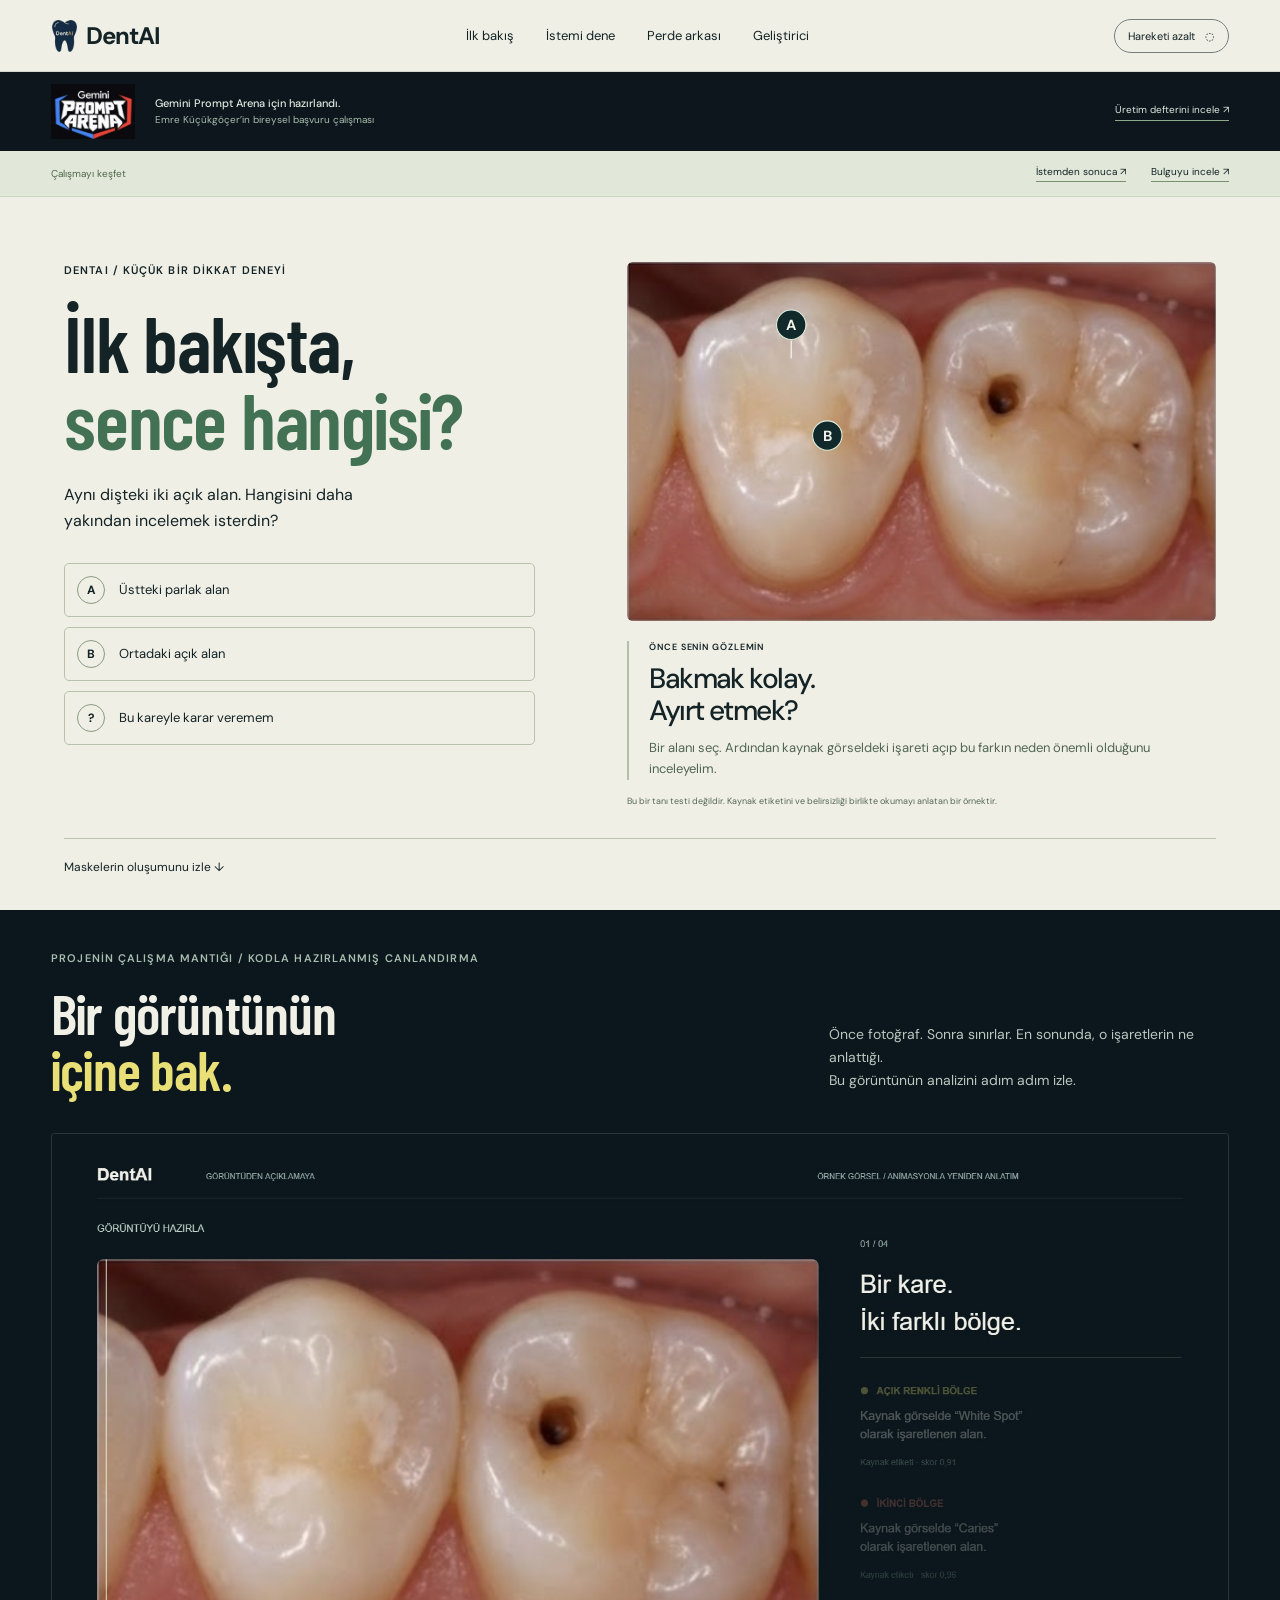
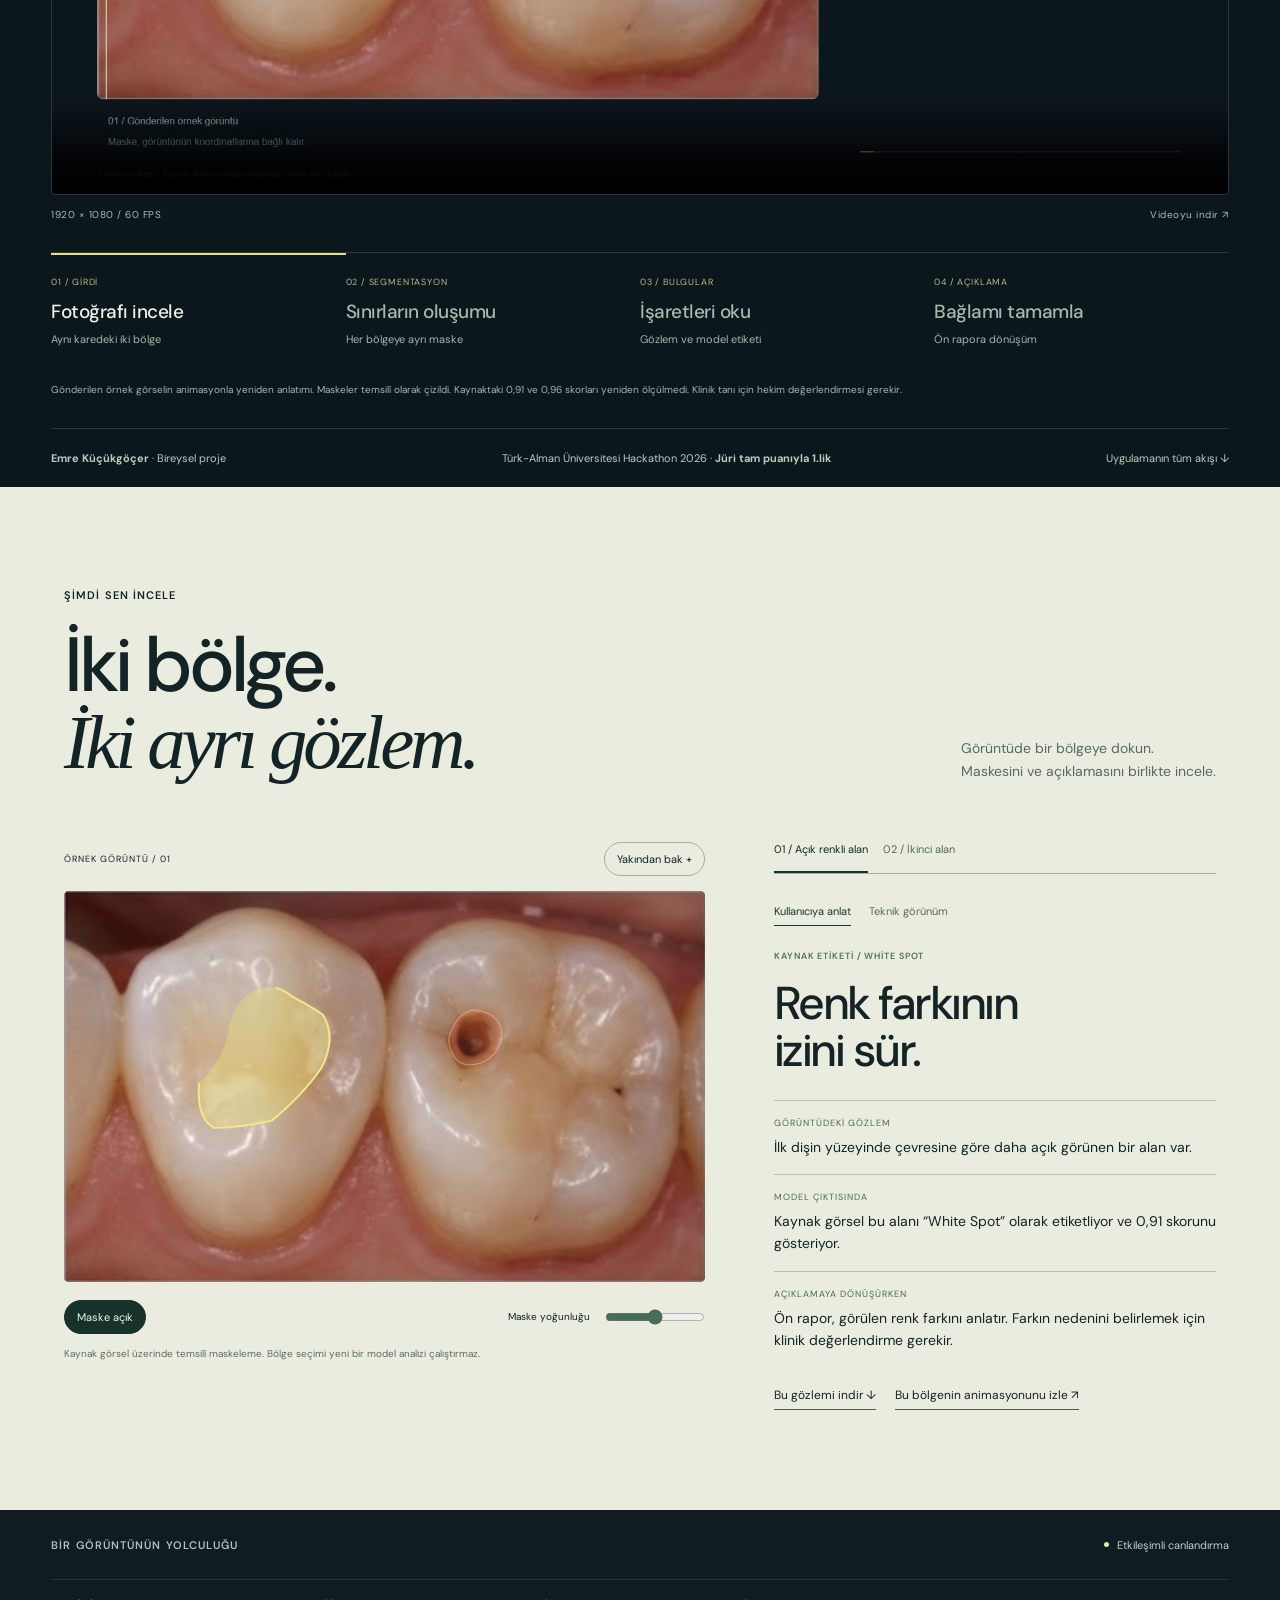
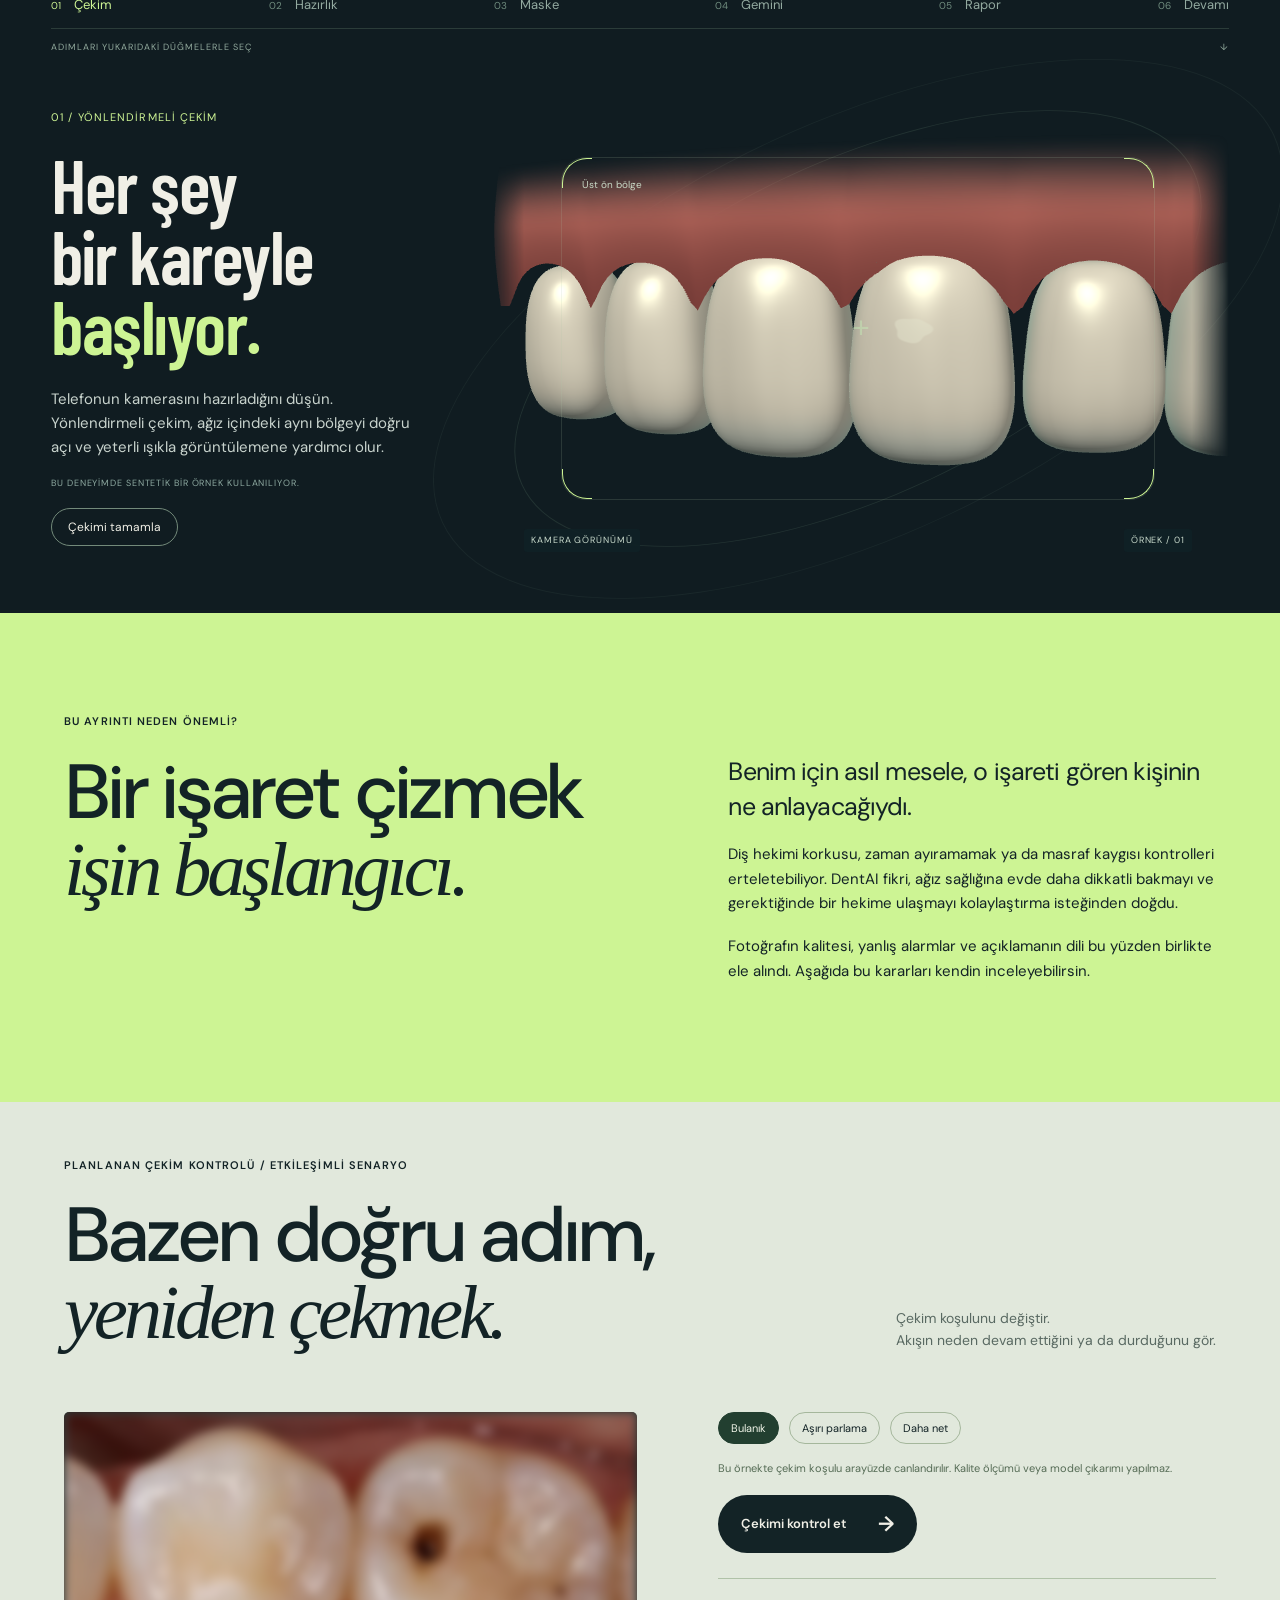
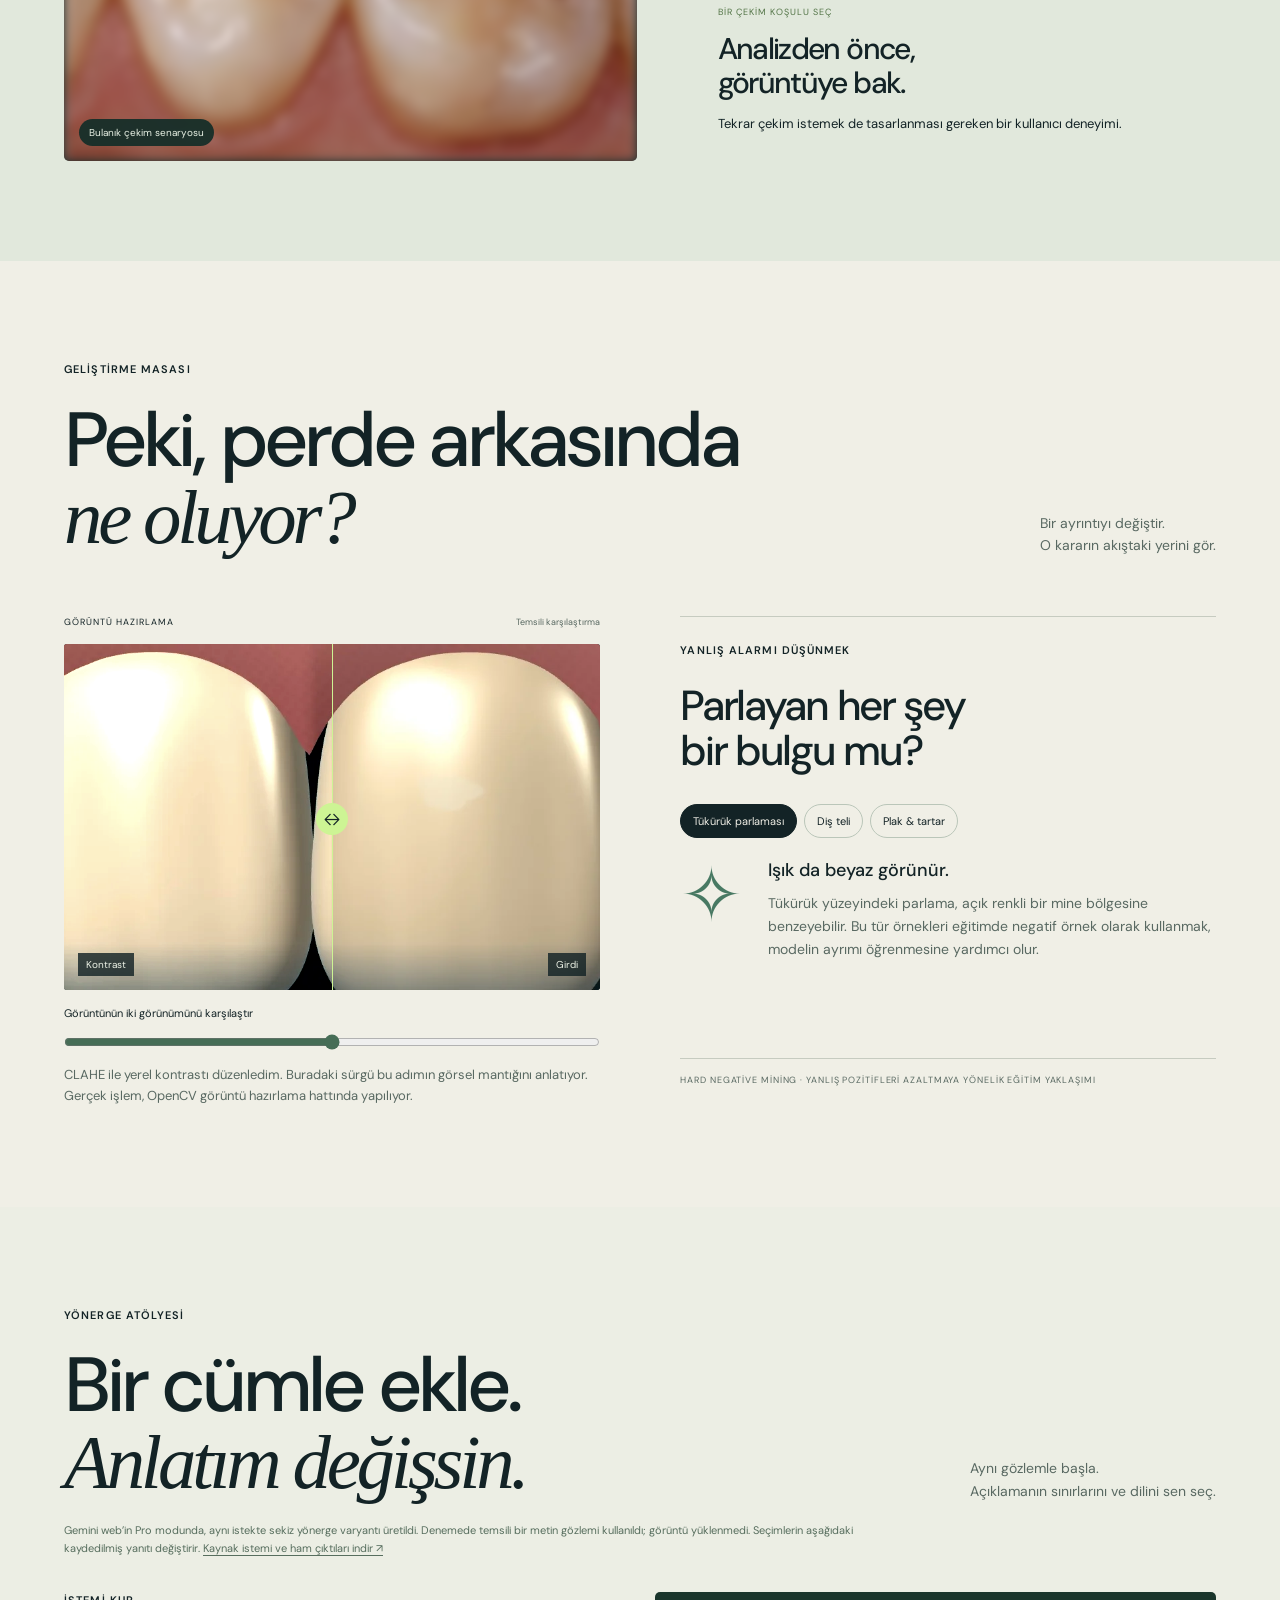
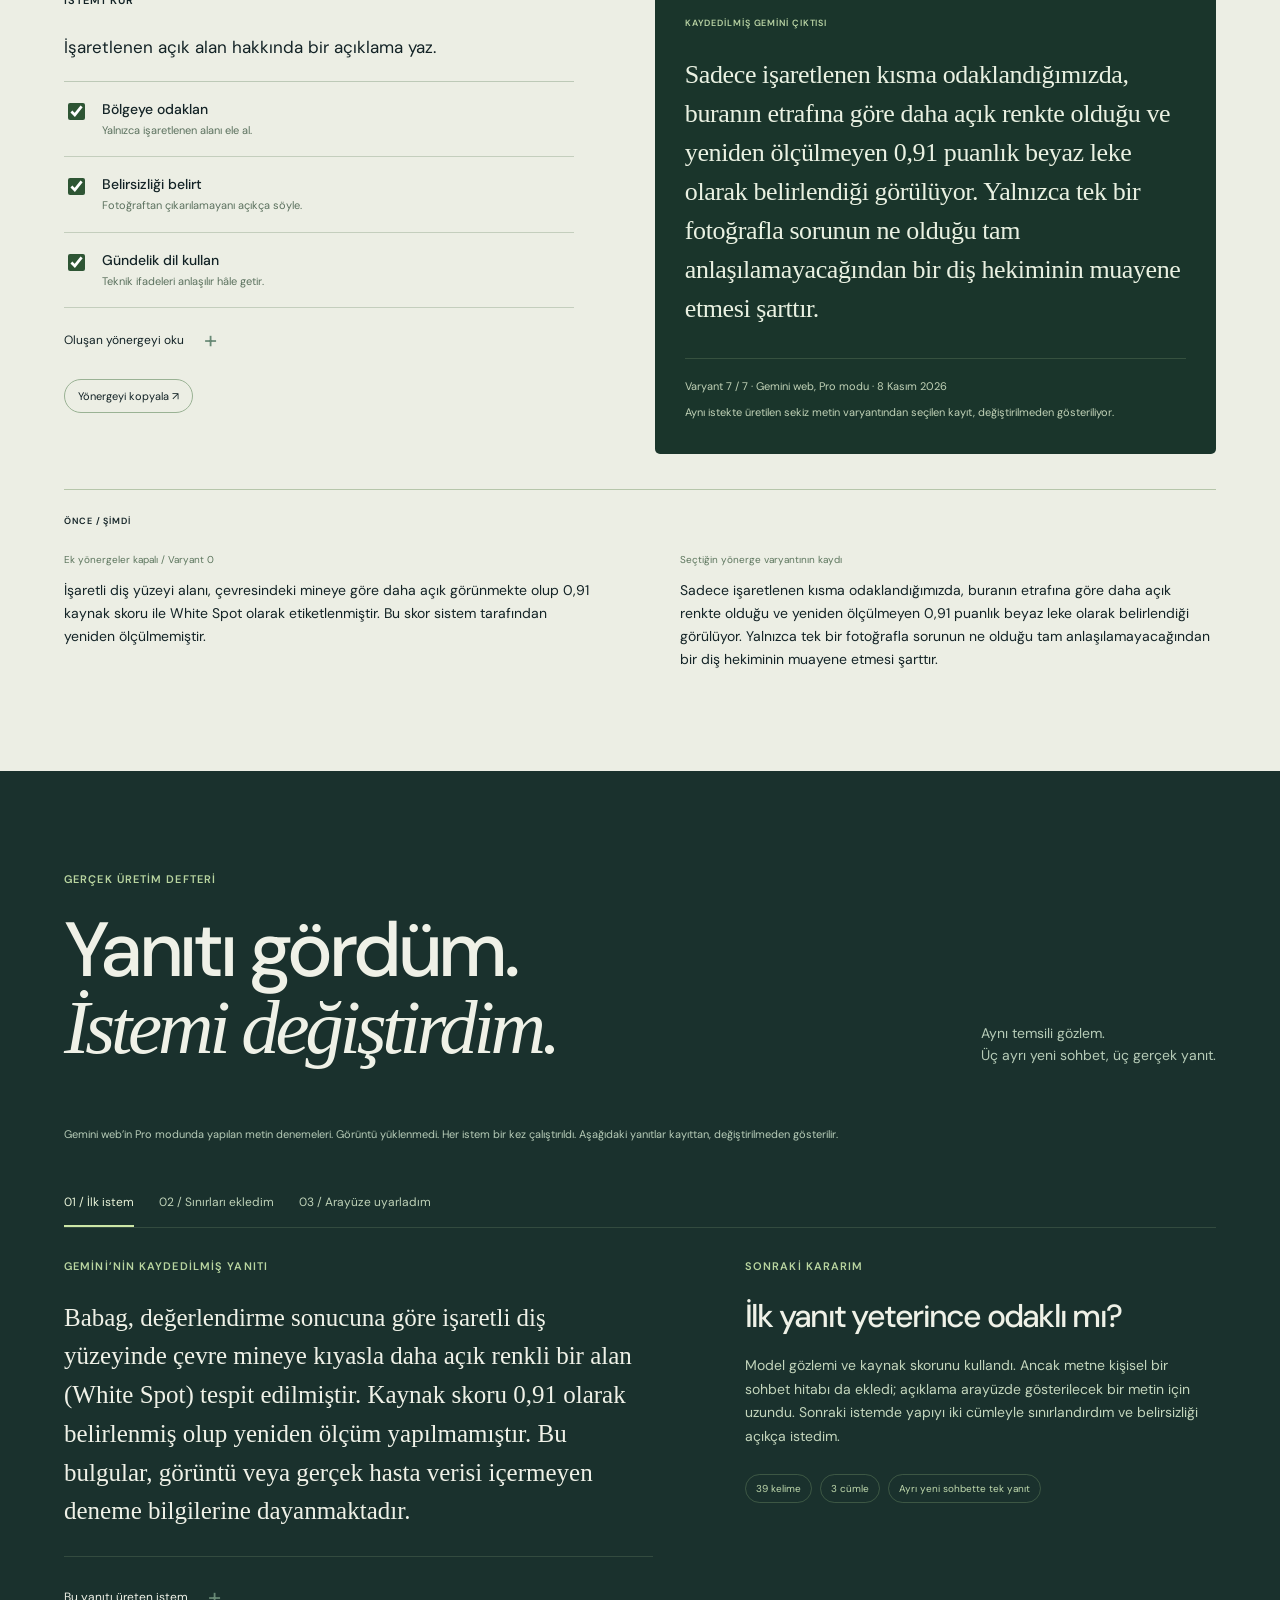
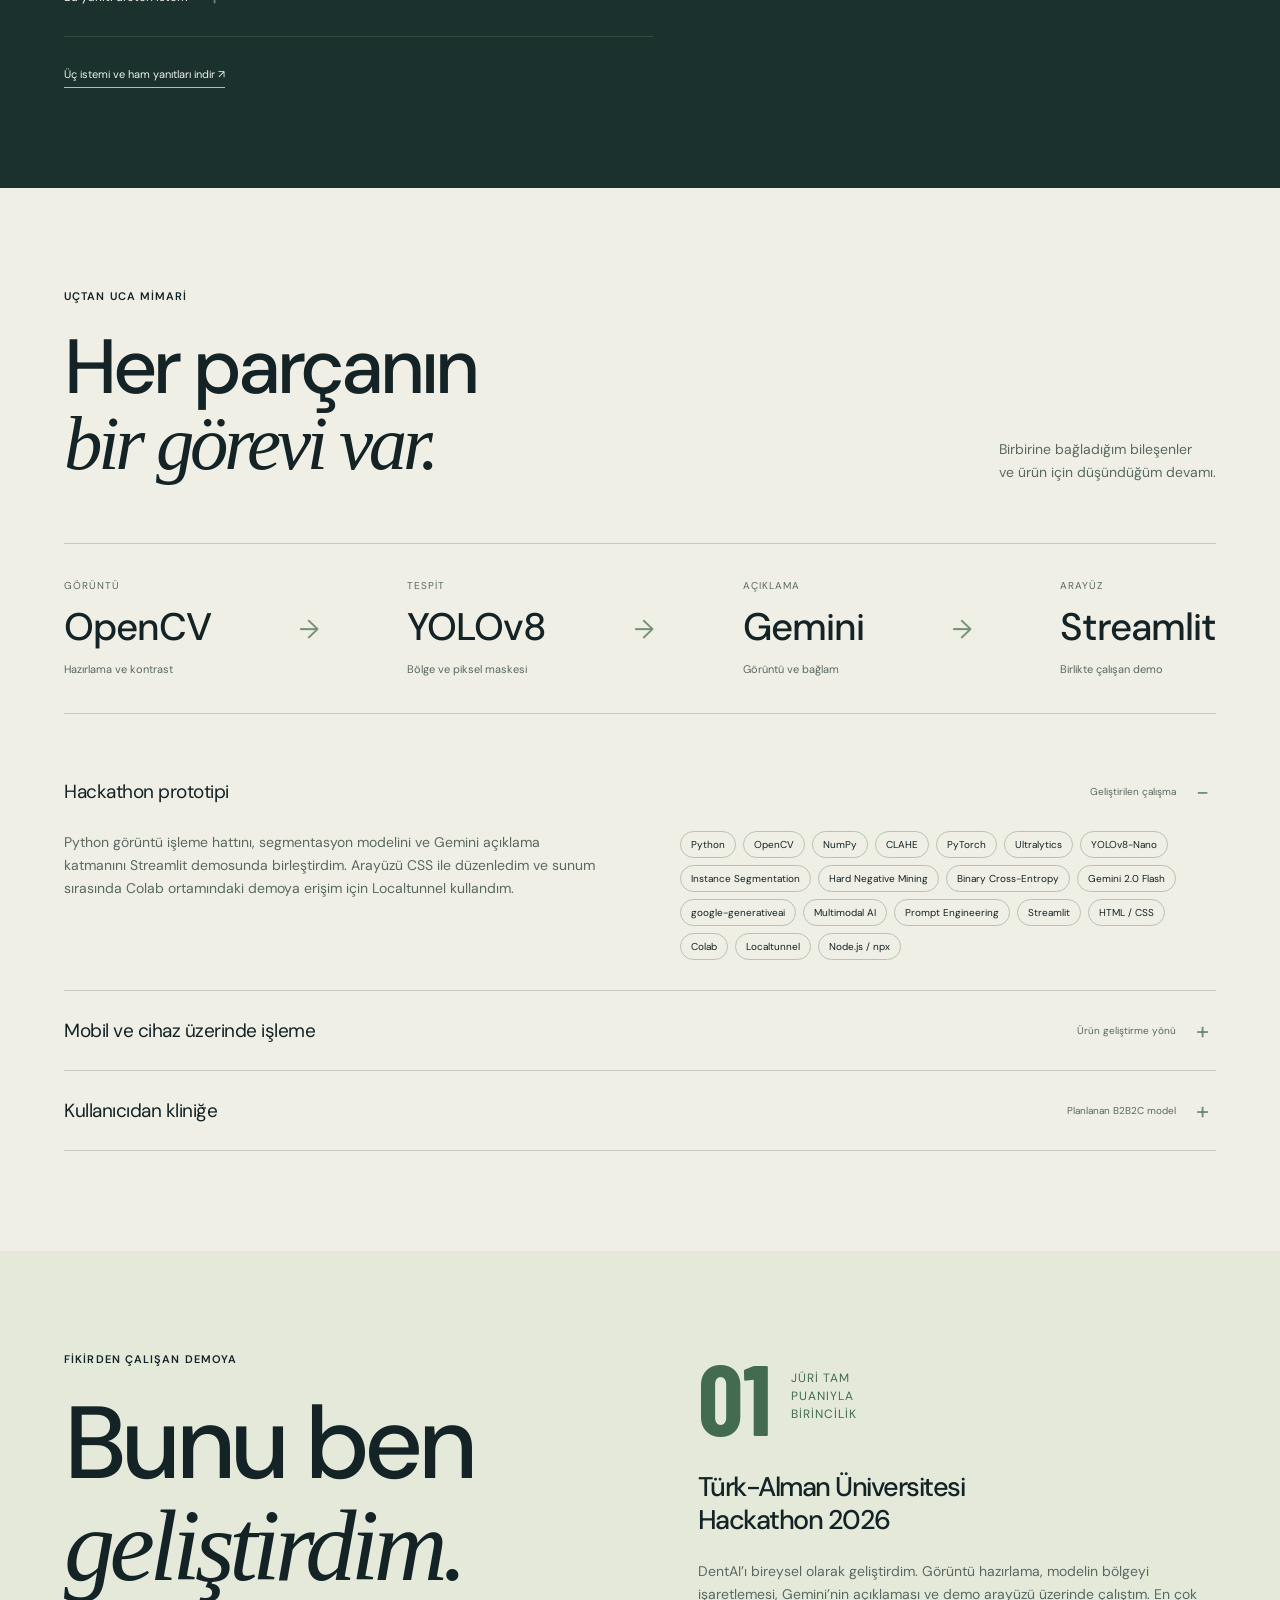
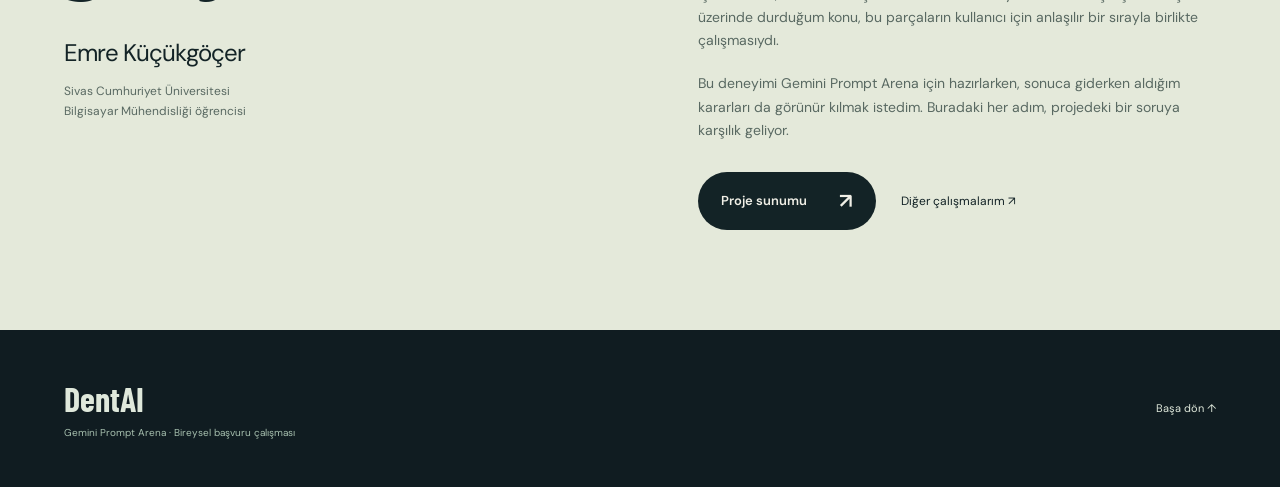
<file: index.html>
<!doctype html>
<html lang="tr">
  <head>
    <meta charset="utf-8" />
    <meta name="viewport" content="width=device-width,initial-scale=1" />
    <link
      rel="canonical"
      href="https://emrekgcc.github.io/dentai-experience/"
    />
    <meta property="og:type" content="website" />
    <meta
      property="og:title"
      content="DentAI — Gemini Prompt Arena başvuru çalışması"
    />
    <meta
      property="og:description"
      content="Bir gözlemden yaratıcı filme, istemden açıklamaya. Emre Küçükgöçer’in üretim süreci ve gerçek Gemini kayıtları."
    />
    <meta
      property="og:image"
      content="https://emrekgcc.github.io/dentai-experience/assets/model.webp"
    />
    <meta
      property="og:url"
      content="https://emrekgcc.github.io/dentai-experience/"
    />
    <meta name="theme-color" content="#111c20" />
    <title>DentAI — Bir görüntünün yolculuğu</title>
    <meta
      name="description"
      content="Emre Küçükgöçer'in DentAI projesini fotoğraf çekiminden örnek ön rapora kadar etkileşimli olarak keşfedin. Gemini Prompt Arena için hazırlanan çalışma."
    />
    <link rel="icon" href="assets/logo.webp" />
    <link rel="stylesheet" href="src/fonts.css" />
    <link rel="stylesheet" href="src/style.css" />
    <link
      rel="preload"
      href="assets/font-2.ttf"
      as="font"
      type="font/ttf"
      crossorigin
    />
  </head>
  <body>
    <a class="skip" href="#journey">Deneyime geç</a>
    <header class="site-header">
      <a class="brand" href="#top" aria-label="DentAI başlangıç"
        ><img src="assets/logo.webp" width="26" height="32" alt="" /><span
          >DentAI</span
        ></a
      >
      <nav aria-label="Ana menü">
        <a href="#top">İlk bakış</a><a href="#prompt-lab">İstemi dene</a
        ><a href="#lab">Perde arkası</a><a href="#creator">Geliştirici</a>
      </nav>
      <button
        class="motion-control"
        aria-pressed="false"
        title="Hareketi azalt"
      >
        Hareketi azalt <span aria-hidden="true">◌</span>
      </button>
    </header>
    <main>
      <div class="submission-context">
        <a
          href="https://promptarena.com.tr/"
          target="_blank"
          rel="noopener"
          aria-label="Gemini Prompt Arena resmi sitesi"
          ><img
            src="assets/prompt-arena.png"
            width="84"
            height="55"
            alt="Gemini Prompt Arena"
        /></a>
        <p>
          <strong>Gemini Prompt Arena için hazırlandı.</strong
          ><span>Emre Küçükgöçer’in bireysel başvuru çalışması</span>
        </p>
        <a class="submission-jump" href="#prompt">Üretim defterini incele ↗</a>
      </div>
      <div class="review-route" aria-label="Çalışmayı inceleme bağlantıları">
        <span>Çalışmayı keşfet</span><a href="#prompt">İstemden sonuca ↗</a
        ><a href="#evidence">Bulguyu incele ↗</a>
      </div>
      <section class="first-look section-shell" id="top">
        <div class="first-question">
          <span class="eyebrow">DentAI / Küçük bir dikkat deneyi</span>
          <h1>İlk bakışta,<br /><em>sence hangisi?</em></h1>
          <p>
            Aynı dişteki iki açık alan. Hangisini daha yakından incelemek
            isterdin?
          </p>
          <div
            class="challenge-choices"
            role="group"
            aria-label="İncelenecek alanı seç"
          >
            <button data-choice="a" aria-pressed="false">
              <b>A</b> Üstteki parlak alan</button
            ><button data-choice="b" aria-pressed="false">
              <b>B</b> Ortadaki açık alan</button
            ><button data-choice="unsure" aria-pressed="false">
              <b>?</b> Bu kareyle karar veremem
            </button>
          </div>
        </div>
        <div class="challenge-visual">
          <svg
            viewBox="0 0 441 269"
            role="img"
            aria-label="A ve B işaretleriyle iki açık alanın gösterildiği örnek diş fotoğrafı"
          >
            <defs>
              <clipPath id="challenge-clip">
                <rect width="441" height="269" rx="4" />
              </clipPath>
            </defs>
            <g clip-path="url(#challenge-clip)">
              <image
                href="assets/segmentation-reference.png"
                x="-20"
                y="-105"
                width="950"
                height="513"
              />
              <path
                class="challenge-answer-mask"
                pathLength="1"
                d="M93 132 Q91 156 103 163 Q120 163 143 158 Q164 141 177 122 Q188 101 178 85 Q169 79 156 72 Q144 62 130 69 Q116 77 113 97 Q110 116 93 132Z"
              />
              <g class="photo-pin">
                <circle cx="123" cy="47" r="11" />
                <text x="123" y="51">A</text>
                <path d="M123 59 L123 72" />
              </g>
              <g class="photo-pin">
                <circle cx="150" cy="130" r="11" />
                <text x="150" y="134">B</text>
              </g>
            </g>
          </svg>
          <div class="challenge-response" aria-live="polite" aria-atomic="true">
            <span class="eyebrow" id="challenge-status"
              >Önce senin gözlemin</span
            >
            <h3 id="challenge-result">Bakmak kolay.<br />Ayırt etmek?</h3>
            <p id="challenge-explanation">
              Bir alanı seç. Ardından kaynak görseldeki işareti açıp bu farkın
              neden önemli olduğunu inceleyelim.
            </p>
          </div>
          <small
            >Bu bir tanı testi değildir. Kaynak etiketini ve belirsizliği
            birlikte okumayı anlatan bir örnektir.</small
          >
        </div>
        <div class="challenge-next">
          <a href="#analysis">Maskelerin oluşumunu izle ↓</a
          ><button id="challenge-reset" hidden>Yeniden bak ↺</button>
        </div>
      </section>
      <section class="analysis-cinema" id="cinema">
        <div class="cinema-heading">
          <div>
            <span class="eyebrow"
              >Projenin çalışma mantığı / Kodla hazırlanmış canlandırma</span
            >
            <h2>Bir görüntünün<br /><em>içine bak.</em></h2>
          </div>
          <p>
            Önce fotoğraf. Sonra sınırlar. En sonunda, o işaretlerin ne
            anlattığı.<br />Bu görüntünün analizini adım adım izle.
          </p>
        </div>
        <div class="film-shell" id="analysis">
          <video
            id="analysis-film"
            controls
            playsinline
            preload="metadata"
            poster="assets/segmentation-poster.jpg"
            width="1920"
            height="1080"
            aria-label="DentAI örnek görüntü üzerinde segmentasyon ve açıklama animasyonu"
          >
            <source
              src="assets/DentAI-segmentation-1080p60.mp4"
              type="video/mp4"
            />
            <track
              src="assets/analysis-tr.vtt"
              kind="captions"
              srclang="tr"
              label="Türkçe açıklamalar"
            />
          </video>
          <div class="film-meta">
            <span>1920 × 1080 / 60 FPS</span
            ><a href="assets/DentAI-segmentation-1080p60.mp4" download
              >Videoyu indir ↗</a
            >
          </div>
        </div>
        <div class="film-chapters" role="group" aria-label="Video bölümleri">
          <button data-time="0" aria-pressed="true">
            <small>01 / GİRDİ</small><b>Fotoğrafı incele</b
            ><span>Aynı karedeki iki bölge</span>
          </button>
          <button data-time="3" aria-pressed="false">
            <small>02 / SEGMENTASYON</small><b>Sınırların oluşumu</b
            ><span>Her bölgeye ayrı maske</span>
          </button>
          <button data-time="9" aria-pressed="false">
            <small>03 / BULGULAR</small><b>İşaretleri oku</b
            ><span>Gözlem ve model etiketi</span>
          </button>
          <button data-time="17" aria-pressed="false">
            <small>04 / AÇIKLAMA</small><b>Bağlamı tamamla</b
            ><span>Ön rapora dönüşüm</span>
          </button>
        </div>
        <p class="film-disclosure">
          Gönderilen örnek görselin animasyonla yeniden anlatımı. Maskeler
          temsilî olarak çizildi. Kaynaktaki 0,91 ve 0,96 skorları yeniden
          ölçülmedi. Klinik tanı için hekim değerlendirmesi gerekir.
        </p>
        <div class="cinema-byline">
          <span><b>Emre Küçükgöçer</b> · Bireysel proje</span
          ><span
            >Türk-Alman Üniversitesi Hackathon 2026 ·
            <b>Jüri tam puanıyla 1.lik</b></span
          ><a href="#journey">Uygulamanın tüm akışı ↓</a>
        </div>
      </section>
      <section class="evidence section-shell" id="evidence">
        <div class="section-heading">
          <div>
            <span class="eyebrow">Şimdi sen incele</span>
            <h2>İki bölge.<br /><em>İki ayrı gözlem.</em></h2>
          </div>
          <p>
            Görüntüde bir bölgeye dokun.<br />Maskesini ve açıklamasını birlikte
            incele.
          </p>
        </div>
        <div class="evidence-layout">
          <div class="evidence-workspace">
            <div class="evidence-toolbar">
              <span>ÖRNEK GÖRÜNTÜ / 01</span
              ><button id="evidence-zoom" aria-pressed="false">
                Yakından bak +
              </button>
            </div>
            <svg
              class="evidence-image"
              viewBox="0 0 441 269"
              role="group"
              aria-label="İki bölgenin seçilebildiği örnek ağız içi görüntü"
            >
              <defs>
                <clipPath id="evidence-clip">
                  <rect width="441" height="269" />
                </clipPath>
              </defs>
              <g clip-path="url(#evidence-clip)">
                <g class="evidence-camera">
                  <image
                    href="assets/segmentation-reference.png"
                    x="-20"
                    y="-105"
                    width="950"
                    height="513"
                  />
                  <g class="evidence-masks">
                    <path
                      class="evidence-region selected"
                      data-region="0"
                      role="button"
                      tabindex="0"
                      aria-label="Açık renkli bölgeyi incele"
                      aria-pressed="true"
                      pathLength="1"
                      d="M93 132 Q91 156 103 163 Q120 163 143 158 Q164 141 177 122 Q188 101 178 85 Q169 79 156 72 Q144 62 130 69 Q116 77 113 97 Q110 116 93 132Z"
                    />
                    <path
                      class="evidence-region"
                      data-region="1"
                      role="button"
                      tabindex="0"
                      aria-label="İkinci bölgeyi incele"
                      aria-pressed="false"
                      pathLength="1"
                      d="M267 95 Q273 82 283 82 Q299 84 301 96 Q302 111 288 118 Q271 124 266 109 Q263 102 267 95Z"
                    />
                  </g>
                </g>
              </g>
            </svg>
            <div class="evidence-controls">
              <button id="evidence-mask" aria-pressed="true">Maske açık</button
              ><label for="mask-strength"
                >Maske yoğunluğu
                <input
                  id="mask-strength"
                  type="range"
                  min="10"
                  max="70"
                  value="40"
              /></label>
            </div>
            <small
              >Kaynak görsel üzerinde temsilî maskeleme. Bölge seçimi yeni bir
              model analizi çalıştırmaz.</small
            >
          </div>
          <div class="evidence-reading">
            <div
              class="region-options"
              role="group"
              aria-label="İncelenecek bölge"
            >
              <button data-find="0" aria-pressed="true">
                01 / Açık renkli alan</button
              ><button data-find="1" aria-pressed="false">
                02 / İkinci alan
              </button>
            </div>
            <div
              class="reading-modes"
              role="group"
              aria-label="Açıklama görünümü"
            >
              <button data-voice="patient" aria-pressed="true">
                Kullanıcıya anlat</button
              ><button data-voice="technical" aria-pressed="false">
                Teknik görünüm
              </button>
            </div>
            <div class="finding-text" aria-live="polite" aria-atomic="true">
              <span class="eyebrow" id="finding-label"
                >Kaynak etiketi / White Spot</span
              >
              <h3 id="finding-title">Renk farkının<br />izini sür.</h3>
              <dl>
                <div>
                  <dt>Görüntüdeki gözlem</dt>
                  <dd id="finding-observation">
                    İlk dişin yüzeyinde çevresine göre daha açık görünen bir
                    alan var.
                  </dd>
                </div>
                <div>
                  <dt>Model çıktısında</dt>
                  <dd id="finding-model">
                    Kaynak görsel bu alanı “White Spot” olarak etiketliyor ve
                    0,91 skorunu gösteriyor.
                  </dd>
                </div>
                <div>
                  <dt>Açıklamaya dönüşürken</dt>
                  <dd id="finding-meaning">
                    Ön rapor, görülen renk farkını anlatır. Farkın nedenini
                    belirlemek için klinik değerlendirme gerekir.
                  </dd>
                </div>
              </dl>
            </div>
            <button class="report-download">Bu gözlemi indir ↓</button>
            <button class="evidence-film-link">
              Bu bölgenin animasyonunu izle ↗
            </button>
          </div>
        </div>
      </section>
      <section class="journey" id="journey" aria-label="DentAI çalışma akışı">
        <div class="journey-stage">
          <div class="stage-top">
            <span class="eyebrow">Bir görüntünün yolculuğu</span
            ><span class="demo-label"><i></i> Etkileşimli canlandırma</span>
          </div>
          <div class="stage-body">
            <div class="story-copy">
              <p class="scene-kicker" id="scene-kicker">01 / Çekim</p>
              <h2 id="scene-title">
                Her şey<br />bir kareyle<br /><em>başlıyor.</em>
              </h2>
              <p id="scene-description">
                Telefonun kamerasını hazırladığını düşün. Yönlendirmeli çekim,
                ağız içindeki aynı bölgeyi doğru açı ve yeterli ışıkla
                görüntülemene yardımcı olur.
              </p>
              <p class="scene-note" id="scene-note">
                Bu deneyimde sentetik bir örnek kullanılıyor.
              </p>
              <div class="scene-interaction" id="scene-controls"></div>
            </div>
            <div class="visual-stage" data-scene="0">
              <div class="orbit" aria-hidden="true"></div>
              <img
                class="model-fallback"
                src="assets/surface.webp"
                alt="Temsili mine yüzeyi"
                width="1440"
                height="520"
              />
              <canvas
                id="enamel"
                aria-label="Temsili diş modeli. Adımlar seçildikçe görüntüye yaklaşılır ve küçük bir alanın maskesi çizilir."
              ></canvas>
              <div class="capture-guides" aria-hidden="true">
                <i></i><i></i><i></i><i></i><span>Üst ön bölge</span>
                <div class="reticle">+</div>
              </div>
              <div class="visual-label">
                <span id="visual-name">KAMERA GÖRÜNÜMÜ</span
                ><span>ÖRNEK / 01</span>
              </div>
              <div class="scan-light" aria-hidden="true"></div>
              <div class="surface-callout" aria-hidden="true">
                <span>İşaretlenen alan</span><i></i>
              </div>
              <div class="data-packet" aria-hidden="true">
                <span>Görüntü</span><i>+</i><span>Bölge bilgisi</span><i>→</i
                ><strong>Gemini</strong>
              </div>
              <div class="report-sheet" aria-hidden="true">
                <div class="report-top">
                  <b>DentAI</b><span>Örnek ön rapor</span>
                </div>
                <div class="report-mark">01</div>
                <h3>Bir gözlem.<br />Bir açıklama.</h3>
                <span class="report-category">Görüntüdeki gözlem</span>
                <p>
                  İşaretlenen alan çevresindeki mineye göre daha açık görünüyor.
                </p>
                <span class="report-category">Açıklama</span>
                <p>Bu farkın nedenini yalnızca fotoğraftan belirleyemem.</p>
                <span class="report-category">Sonraki adım</span>
                <p>Gerektiğinde diş hekimiyle değerlendirme.</p>
                <div class="report-foot">
                  Temsili çıktı · Hekim değerlendirmesi gerekir.
                </div>
              </div>
              <div class="handoff" aria-hidden="true">
                <div class="handoff-dot">+</div>
                <span>Hekim değerlendirmesi</span>
                <p>Görüntü + gözlem + bağlam</p>
                <div class="handoff-line"></div>
                <small>Paylaşım, kullanıcının onayıyla</small>
              </div>
            </div>
          </div>
          <div class="stage-bottom">
            <div
              class="chapter-buttons"
              role="group"
              aria-label="Akış adımları"
            >
              <button data-chapter="0" aria-pressed="true">
                <small>01</small> Çekim</button
              ><button data-chapter="1" aria-pressed="false">
                <small>02</small> Hazırlık</button
              ><button data-chapter="2" aria-pressed="false">
                <small>03</small> Maske</button
              ><button data-chapter="3" aria-pressed="false">
                <small>04</small> Gemini</button
              ><button data-chapter="4" aria-pressed="false">
                <small>05</small> Rapor</button
              ><button data-chapter="5" aria-pressed="false">
                <small>06</small> Devamı
              </button>
            </div>
            <div class="progress-track"><span></span></div>
            <span class="scroll-hint"
              >Adımları yukarıdaki düğmelerle seç
              <span aria-hidden="true">↓</span></span
            >
          </div>
        </div>
      </section>

      <section class="bridge section-shell">
        <span class="eyebrow">Bu ayrıntı neden önemli?</span>
        <div class="bridge-grid">
          <h2>Bir işaret çizmek<br /><em>işin başlangıcı.</em></h2>
          <div>
            <p class="large-copy">
              Benim için asıl mesele, o işareti gören kişinin ne anlayacağıydı.
            </p>
            <p>
              Diş hekimi korkusu, zaman ayıramamak ya da masraf kaygısı
              kontrolleri erteletebiliyor. DentAI fikri, ağız sağlığına evde
              daha dikkatli bakmayı ve gerektiğinde bir hekime ulaşmayı
              kolaylaştırma isteğinden doğdu.
            </p>
            <p>
              Fotoğrafın kalitesi, yanlış alarmlar ve açıklamanın dili bu yüzden
              birlikte ele alındı. Aşağıda bu kararları kendin inceleyebilirsin.
            </p>
          </div>
        </div>
      </section>

      <section class="quality-check section-shell" id="quality-check">
        <div class="section-heading">
          <div>
            <span class="eyebrow"
              >Planlanan çekim kontrolü / Etkileşimli senaryo</span
            >
            <h2>Bazen doğru adım,<br /><em>yeniden çekmek.</em></h2>
          </div>
          <p>
            Çekim koşulunu değiştir.<br />Akışın neden devam ettiğini ya da
            durduğunu gör.
          </p>
        </div>
        <div class="quality-layout">
          <div class="quality-sample" data-condition="blur">
            <svg
              viewBox="0 0 441 269"
              aria-label="Çekim kalitesi senaryosu için kullanılan örnek diş fotoğrafı"
              role="img"
            >
              <image
                href="assets/segmentation-reference.png"
                x="-20"
                y="-105"
                width="950"
                height="513"
              /></svg
            ><span class="glare-effect" aria-hidden="true"></span
            ><span id="quality-image-label">Bulanık çekim senaryosu</span>
          </div>
          <div class="quality-console">
            <div class="quality-options" role="group" aria-label="Çekim koşulu">
              <button data-condition="blur" aria-pressed="true">Bulanık</button
              ><button data-condition="glare" aria-pressed="false">
                Aşırı parlama</button
              ><button data-condition="clear" aria-pressed="false">
                Daha net
              </button>
            </div>
            <p>
              Bu örnekte çekim koşulu arayüzde canlandırılır. Kalite ölçümü veya
              model çıkarımı yapılmaz.
            </p>
            <button id="quality-run" class="button dark">
              Çekimi kontrol et <span>→</span>
            </button>
            <div id="quality-result" aria-live="polite" aria-atomic="true">
              <span class="quality-state">Bir çekim koşulu seç</span>
              <h3>Analizden önce,<br />görüntüye bak.</h3>
              <p>
                Tekrar çekim istemek de tasarlanması gereken bir kullanıcı
                deneyimi.
              </p>
            </div>
            <button id="quality-retry" hidden>
              Daha net bir kareyle tekrar dene ↺
            </button>
          </div>
        </div>
      </section>
      <section id="lab" class="lab section-shell">
        <div class="section-heading">
          <div>
            <span class="eyebrow">Geliştirme masası</span>
            <h2>Peki, perde arkasında<br /><em>ne oluyor?</em></h2>
          </div>
          <p>Bir ayrıntıyı değiştir.<br />O kararın akıştaki yerini gör.</p>
        </div>
        <div class="lab-grid">
          <div class="lab-sample">
            <div class="sample-title">
              <span>GÖRÜNTÜ HAZIRLAMA</span><span>Temsili karşılaştırma</span>
            </div>
            <div class="comparison">
              <img
                src="assets/surface.webp"
                alt="Kontrast karşılaştırması için sentetik mine yüzeyi"
                width="1440"
                height="520"
              />
              <div class="contrast-layer">
                <img
                  src="assets/surface.webp"
                  alt=""
                  width="1440"
                  height="520"
                />
              </div>
              <div class="compare-line" aria-hidden="true"><span>↔</span></div>
              <span class="before">Girdi</span
              ><span class="after">Kontrast</span>
            </div>
            <label class="range-label" for="compare"
              >Görüntünün iki görünümünü karşılaştır</label
            ><input id="compare" type="range" min="0" max="100" value="50" />
            <p>
              CLAHE ile yerel kontrastı düzenledim. Buradaki sürgü bu adımın
              görsel mantığını anlatıyor. Gerçek işlem, OpenCV görüntü hazırlama
              hattında yapılıyor.
            </p>
          </div>
          <div class="negative-study">
            <span class="eyebrow">Yanlış alarmı düşünmek</span>
            <h3>Parlayan her şey<br />bir bulgu mu?</h3>
            <div
              class="sample-options"
              role="group"
              aria-label="Karıştırılabilecek örnekler"
            >
              <button aria-pressed="true" data-example="0">
                Tükürük parlaması</button
              ><button aria-pressed="false" data-example="1">Diş teli</button
              ><button aria-pressed="false" data-example="2">
                Plak &amp; tartar
              </button>
            </div>
            <div class="negative-output">
              <span class="sample-symbol" aria-hidden="true">✧</span>
              <div>
                <h4 id="negative-title">Işık da beyaz görünür.</h4>
                <p id="negative-text">
                  Tükürük yüzeyindeki parlama, açık renkli bir mine bölgesine
                  benzeyebilir. Bu tür örnekleri eğitimde negatif örnek olarak
                  kullanmak, modelin ayrımı öğrenmesine yardımcı olur.
                </p>
              </div>
            </div>
            <p class="fine">
              Hard negative mining · Yanlış pozitifleri azaltmaya yönelik eğitim
              yaklaşımı
            </p>
          </div>
        </div>
      </section>

      <section class="prompt-lab section-shell" id="prompt-lab">
        <div class="section-heading">
          <div>
            <span class="eyebrow">Yönerge atölyesi</span>
            <h2>Bir cümle ekle.<br /><em>Anlatım değişsin.</em></h2>
          </div>
          <p>
            Aynı gözlemle başla.<br />Açıklamanın sınırlarını ve dilini sen seç.
          </p>
        </div>
        <p class="provenance">
          Gemini web’in Pro modunda, aynı istekte sekiz yönerge varyantı
          üretildi. Denemede temsili bir metin gözlemi kullanıldı; görüntü
          yüklenmedi. Seçimlerin aşağıdaki kaydedilmiş yanıtı değiştirir.
          <a href="assets/gemini-prompt-record.json" download
            >Kaynak istemi ve ham çıktıları indir ↗</a
          >
        </p>
        <div class="prompt-sandbox">
          <div class="instruction-builder">
            <span class="eyebrow">İstemi kur</span>
            <p class="base-instruction">
              İşaretlenen açık alan hakkında bir açıklama yaz.
            </p>
            <label
              ><input id="rule-focus" type="checkbox" checked /><span
                ><b>Bölgeye odaklan</b
                ><small>Yalnızca işaretlenen alanı ele al.</small></span
              ></label
            ><label
              ><input id="rule-uncertainty" type="checkbox" checked /><span
                ><b>Belirsizliği belirt</b
                ><small>Fotoğraftan çıkarılamayanı açıkça söyle.</small></span
              ></label
            ><label
              ><input id="rule-language" type="checkbox" checked /><span
                ><b>Gündelik dil kullan</b
                ><small>Teknik ifadeleri anlaşılır hâle getir.</small></span
              ></label
            >
            <details class="assembled-prompt">
              <summary>Oluşan yönergeyi oku</summary>
              <pre id="assembled-prompt"></pre>
            </details>
            <button id="copy-instruction">Yönergeyi kopyala ↗</button
            ><span id="copy-status" role="status"></span>
          </div>
          <div class="instruction-output" aria-live="polite" aria-atomic="true">
            <span class="eyebrow">Kaydedilmiş Gemini çıktısı</span>
            <blockquote id="sandbox-output"></blockquote>
            <div class="output-notes" id="output-notes"></div>
          </div>
        </div>
        <div class="prompt-comparison">
          <span class="eyebrow">Önce / Şimdi</span>
          <div>
            <p>
              <small>Ek yönergeler kapalı / Varyant 0</small
              ><span id="comparison-baseline">Başlangıç kaydı yükleniyor…</span>
            </p>
            <p>
              <small>Seçtiğin yönerge varyantının kaydı</small
              ><span id="comparison-output"></span>
            </p>
          </div>
        </div>
      </section>
      <section id="prompt" class="revision-study section-shell">
        <div class="section-heading">
          <div>
            <span class="eyebrow">Gerçek üretim defteri</span>
            <h2>Yanıtı gördüm.<br /><em>İstemi değiştirdim.</em></h2>
          </div>
          <p>Aynı temsili gözlem.<br />Üç ayrı yeni sohbet, üç gerçek yanıt.</p>
        </div>
        <p class="provenance">
          Gemini web’in Pro modunda yapılan metin denemeleri. Görüntü
          yüklenmedi. Her istem bir kez çalıştırıldı. Aşağıdaki yanıtlar
          kayıttan, değiştirilmeden gösterilir.
        </p>
        <div
          class="revision-tabs"
          role="group"
          aria-label="Yönerge geliştirme aşaması"
        >
          <button data-trial="0" aria-pressed="true">01 / İlk istem</button
          ><button data-trial="1" aria-pressed="false">
            02 / Sınırları ekledim</button
          ><button data-trial="2" aria-pressed="false">
            03 / Arayüze uyarladım
          </button>
        </div>
        <div class="revision-layout">
          <div>
            <span class="eyebrow">Gemini’nin kaydedilmiş yanıtı</span>
            <blockquote id="trial-output">Deneme kaydı yükleniyor…</blockquote>
            <details>
              <summary>Bu yanıtı üreten istem</summary>
              <pre id="trial-prompt"></pre>
            </details>
          </div>
          <div class="revision-observation">
            <span class="eyebrow">Sonraki kararım</span>
            <h3 id="trial-title">Yanıtı okumak.</h3>
            <p id="trial-observation"></p>
            <div class="trial-facts" id="trial-facts"></div>
          </div>
        </div>
        <a
          class="record-download"
          href="assets/gemini-independent-records.json"
          download
          >Üç istemi ve ham yanıtları indir ↗</a
        >
      </section>

      <section class="architecture section-shell" id="architecture">
        <div class="section-heading">
          <div>
            <span class="eyebrow">Uçtan uca mimari</span>
            <h2>Her parçanın<br /><em>bir görevi var.</em></h2>
          </div>
          <p>
            Birbirine bağladığım bileşenler<br />ve ürün için düşündüğüm devamı.
          </p>
        </div>
        <div class="architecture-line">
          <div>
            <span>GÖRÜNTÜ</span><b>OpenCV</b>
            <p>Hazırlama ve kontrast</p>
          </div>
          <i aria-hidden="true">→</i>
          <div>
            <span>TESPİT</span><b>YOLOv8</b>
            <p>Bölge ve piksel maskesi</p>
          </div>
          <i aria-hidden="true">→</i>
          <div>
            <span>AÇIKLAMA</span><b>Gemini</b>
            <p>Görüntü ve bağlam</p>
          </div>
          <i aria-hidden="true">→</i>
          <div>
            <span>ARAYÜZ</span><b>Streamlit</b>
            <p>Birlikte çalışan demo</p>
          </div>
        </div>
        <div class="architecture-details">
          <details open>
            <summary>
              <span>Hackathon prototipi</span
              ><small>Geliştirilen çalışma</small>
            </summary>
            <div>
              <p>
                Python görüntü işleme hattını, segmentasyon modelini ve Gemini
                açıklama katmanını Streamlit demosunda birleştirdim. Arayüzü CSS
                ile düzenledim ve sunum sırasında Colab ortamındaki demoya
                erişim için Localtunnel kullandım.
              </p>
              <ul class="tech-list">
                <li>Python</li>
                <li>OpenCV</li>
                <li>NumPy</li>
                <li>CLAHE</li>
                <li>PyTorch</li>
                <li>Ultralytics</li>
                <li>YOLOv8-Nano</li>
                <li>Instance Segmentation</li>
                <li>Hard Negative Mining</li>
                <li>Binary Cross-Entropy</li>
                <li>Gemini 2.0 Flash</li>
                <li>google-generativeai</li>
                <li>Multimodal AI</li>
                <li>Prompt Engineering</li>
                <li>Streamlit</li>
                <li>HTML / CSS</li>
                <li>Colab</li>
                <li>Localtunnel</li>
                <li>Node.js / npx</li>
              </ul>
            </div>
          </details>
          <details>
            <summary>
              <span>Mobil ve cihaz üzerinde işleme</span
              ><small>Ürün geliştirme yönü</small>
            </summary>
            <div>
              <p>
                Tespit modelini mobil cihazda çalıştırmak için TensorFlow Lite
                ve FP16/INT8 nicemleme yaklaşımını ele aldım. Flutter ve Dart
                ile yönlendirmeli çekim ve reaktif arayüz, Firebase ve Firestore
                ile izinli hasta–hekim paylaşımı ürün planında yer alıyor. Çekim
                tutarlılığı için isteğe bağlı 3B makro lens aparatı da
                değerlendirildi.
              </p>
              <p>
                Cihazdaki tespit ve uzaktaki Gemini açıklaması farklı veri
                akışlarıdır. Bulut açıklaması kullanıldığında hangi verinin
                iletildiği kullanıcıya açıklanmalı ve uygun izin alınmalıdır.
              </p>
              <ul class="tech-list">
                <li>TensorFlow Lite</li>
                <li>FP16 / INT8</li>
                <li>Quantization</li>
                <li>Edge AI</li>
                <li>NPU / GPU</li>
                <li>Flutter</li>
                <li>Dart</li>
                <li>State-driven UI</li>
                <li>Firebase</li>
                <li>Firestore</li>
                <li>NoSQL</li>
                <li>3B makro lens</li>
              </ul>
            </div>
          </details>
          <details>
            <summary>
              <span>Kullanıcıdan kliniğe</span
              ><small>Planlanan B2B2C model</small>
            </summary>
            <div>
              <p>
                Temel taramanın ücretsiz sunulmasını, ileri analiz için
                aboneliği ve kişinin isteğiyle uygun bir diş kliniğine
                yönlendirilmesini planladım. Klinik tarafında, kullanıcının
                paylaştığı ön raporu okuyabilecek bir panel düşünülüyor. Premium
                abonelik, yönlendirme komisyonu ve klinik SaaS üyeliği planlanan
                gelir kalemleri.
              </p>
              <p>
                Klinik doğrulama, cihazlar arasında performans ölçümü ve farklı
                çekim koşullarında güvenilirlik, ürünleşme sürecindeki
                değerlendirme başlıklarıdır. Tanı ve tedavi kararını hekim
                verir.
              </p>
            </div>
          </details>
        </div>
      </section>

      <section class="creator section-shell" id="creator">
        <div class="creator-heading">
          <span class="eyebrow">Fikirden çalışan demoya</span>
          <h2>Bunu ben<br /><em>geliştirdim.</em></h2>
          <p class="creator-name">Emre Küçükgöçer</p>
          <p>
            Sivas Cumhuriyet Üniversitesi<br />Bilgisayar Mühendisliği öğrencisi
          </p>
        </div>
        <div class="creator-story">
          <span class="award">01<span>Jüri tam puanıyla birincilik</span></span>
          <h3>Türk-Alman Üniversitesi<br />Hackathon 2026</h3>
          <p>
            DentAI’ı bireysel olarak geliştirdim. Görüntü hazırlama, modelin
            bölgeyi işaretlemesi, Gemini’nin açıklaması ve demo arayüzü üzerinde
            çalıştım. En çok üzerinde durduğum konu, bu parçaların kullanıcı
            için anlaşılır bir sırayla birlikte çalışmasıydı.
          </p>
          <p>
            Bu deneyimi Gemini Prompt Arena için hazırlarken, sonuca giderken
            aldığım kararları da görünür kılmak istedim. Buradaki her adım,
            projedeki bir soruya karşılık geliyor.
          </p>
          <div class="creator-links">
            <a
              class="button"
              href="assets/DentAI.pdf"
              target="_blank"
              rel="noopener"
              >Proje sunumu <span>↗</span></a
            ><a
              href="https://emrekgcc.github.io/emre-portfolio/"
              target="_blank"
              rel="noopener"
              >Diğer çalışmalarım ↗</a
            >
          </div>
        </div>
      </section>
      <footer class="section-shell">
        <div class="footer-brand">
          DentAI<span>Gemini Prompt Arena · Bireysel başvuru çalışması</span>
        </div>

        <a href="#top">Başa dön ↑</a>
      </footer>
    </main>
    <noscript
      ><p class="noscript">
        Etkileşimli akış için JavaScript’i açın. Projenin tamamını
        <a href="assets/DentAI.pdf">PDF sunumdan</a> okuyabilirsiniz.
      </p></noscript
    >
    <script type="module" src="src/app.js"></script>
  </body>
</html>
</file>
<file: src/fonts.css>
@font-face {
  font-family: "Barlow Condensed";
  font-style: normal;
  font-weight: 600;
  font-display: swap;
  src: url(../assets/font-0.ttf) format("truetype");
}
@font-face {
  font-family: "Barlow Condensed";
  font-style: normal;
  font-weight: 700;
  font-display: swap;
  src: url(../assets/font-1.ttf) format("truetype");
}
@font-face {
  font-family: "Barlow Condensed";
  font-style: normal;
  font-weight: 800;
  font-display: swap;
  src: url(../assets/font-2.ttf) format("truetype");
}
@font-face {
  font-family: "DM Sans";
  font-style: normal;
  font-weight: 400;
  font-display: swap;
  src: url(../assets/font-3.ttf) format("truetype");
}
@font-face {
  font-family: "DM Sans";
  font-style: normal;
  font-weight: 500;
  font-display: swap;
  src: url(../assets/font-4.ttf) format("truetype");
}
@font-face {
  font-family: "DM Sans";
  font-style: normal;
  font-weight: 600;
  font-display: swap;
  src: url(../assets/font-5.ttf) format("truetype");
}
@font-face {
  font-family: "DM Sans";
  font-style: normal;
  font-weight: 700;
  font-display: swap;
  src: url(../assets/font-6.ttf) format("truetype");
}
</file>
<file: src/style.css>
:root {
  --paper: #f0efe6;
  --ink: #132326;
  --muted: #596962;
  --accent: #cdf494;
  --orange: #f1744d;
  --night: #101c21;
  --line: #c6cbc0;
  font-family: "DM Sans", sans-serif;
  color: var(--ink);
  background: var(--paper);
  scroll-behavior: smooth;
  scroll-padding-top: 76px;
}
* {
  box-sizing: border-box;
}
body {
  margin: 0;
}
a {
  color: inherit;
  text-decoration: none;
}
button,
input {
  font: inherit;
}
button,
a,
input,
summary {
  -webkit-tap-highlight-color: transparent;
}
button,
summary {
  cursor: pointer;
}
button {
  color: inherit;
}
a:focus-visible,
button:focus-visible,
input:focus-visible,
summary:focus-visible {
  outline: 3px solid #ec754e;
  outline-offset: 5px;
}
button:disabled {
  cursor: default;
}
h1,
h2,
h3,
p {
  margin: 0;
}
h2,
h3 {
  font-weight: 500;
  letter-spacing: -0.055em;
  line-height: 1;
}
h2 {
  font-size: clamp(44px, 6vw, 88px);
}
em {
  font-family: Georgia, serif;
  font-weight: 400;
}
p {
  line-height: 1.65;
}
::selection {
  background: var(--accent);
  color: var(--ink);
}
.skip {
  position: fixed;
  z-index: 40;
  top: -100px;
  padding: 16px;
  background: white;
}
.skip:focus {
  top: 10px;
}
.section-shell {
  padding: 100px max(5vw, calc((100vw - 1360px) / 2));
}
.eyebrow,
.scene-kicker,
.scene-note,
.visual-label,
.fine {
  font-size: 11px;
  letter-spacing: 0.1em;
  line-height: 1.5;
  text-transform: uppercase;
}
.eyebrow {
  display: block;
  font-weight: 600;
  margin-bottom: 24px;
}
.site-header {
  height: 72px;
  display: flex;
  align-items: center;
  justify-content: space-between;
  padding: 0 4vw;
  background: #f0efe6f5;
  border-bottom: 1px solid #15252522;
  position: relative;
  z-index: 20;
}
.brand {
  display: flex;
  align-items: center;
  gap: 9px;
  font-size: 24px;
  font-weight: 700;
  letter-spacing: -1px;
}
.brand img {
  object-fit: contain;
  mix-blend-mode: multiply;
}
.site-header nav {
  display: flex;
  gap: 32px;
  font-size: 13px;
}
.site-header nav a {
  position: relative;
}
.site-header nav a:after {
  content: "";
  position: absolute;
  bottom: -5px;
  left: 0;
  right: 100%;
  height: 1px;
  background: currentColor;
  transition: right 0.3s;
}
.site-header nav a:hover:after {
  right: 0;
}
.motion-control {
  border: 1px solid #718077;
  background: transparent;
  border-radius: 25px;
  padding: 9px 13px;
  font-size: 11px;
  display: flex;
  gap: 10px;
  align-items: center;
}
.motion-control[aria-pressed="true"] {
  background: var(--ink);
  color: var(--paper);
}
.opening {
  padding: 26px 4vw 0;
  overflow: hidden;
}
.opening-top {
  display: flex;
  justify-content: space-between;
  font-size: 11px;
  text-transform: uppercase;
  letter-spacing: 0.05em;
}
.opening-title {
  position: relative;
  max-width: 1480px;
  margin: 0 auto;
  min-height: 28vw;
  display: flex;
  align-items: center;
}
.opening-title h1 {
  font:
    800 clamp(150px, 29.8vw, 460px) / 0.92 "Barlow Condensed",
    sans-serif;
  letter-spacing: -0.015em;
  white-space: nowrap;
  width: 100%;
}
.opening-title h1 span {
  color: #477469;
}
.lens {
  position: absolute;
  width: 27vw;
  max-width: 420px;
  aspect-ratio: 1;
  right: 14%;
  top: 10%;
  border-radius: 50%;
  overflow: hidden;
  box-shadow: 0 24px 70px #09262738;
  transform: rotate(-12deg);
  animation: lens-in 1.5s cubic-bezier(0.16, 1, 0.3, 1) both;
}
.lens img {
  height: 100%;
  width: 100%;
  object-fit: cover;
  object-position: 20%;
  transform: scale(1.65);
  filter: saturate(0.7);
}
.lens:after {
  content: "";
  position: absolute;
  inset: 0;
  border: 1px solid #ffffff44;
  border-radius: 50%;
  box-shadow: inset 0 0 60px #0c252466;
}
.lens-ring {
  position: absolute;
  inset: 8%;
  border: 1px solid #d7ffcd88;
  border-radius: 50%;
}
.lens-mark {
  position: absolute;
  bottom: 17%;
  left: 32%;
  color: var(--accent);
  font: 11px monospace;
  letter-spacing: 3px;
}
.opening-bottom {
  display: grid;
  grid-template-columns: 1.1fr 1fr;
  gap: 10%;
  padding: 20px 0 40px;
  align-items: end;
}
.opening-bottom h2 {
  font-size: clamp(30px, 3.2vw, 49px);
  line-height: 1.06;
}
.opening-bottom .eyebrow {
  margin-bottom: 14px;
}
.opening-intro {
  max-width: 500px;
  font-size: 16px;
}
.button {
  display: inline-flex;
  align-items: center;
  justify-content: space-between;
  gap: 32px;
  border-radius: 40px;
  background: var(--accent);
  color: var(--ink);
  padding: 15px 23px;
  font-size: 13px;
  font-weight: 600;
  border: 0;
  transition:
    transform 0.25s,
    background 0.25s;
}
.button:hover {
  transform: translateY(-3px);
}
.button span {
  font-size: 21px;
}
.button.dark {
  background: var(--ink);
  color: var(--paper);
  margin-top: 20px;
}
.achievement {
  display: flex;
  align-items: center;
  border-top: 1px solid var(--line);
  gap: 20px;
  min-height: 95px;
}
.star {
  font-size: 48px;
  color: #467c67;
}
.achievement p {
  font-size: 12px;
}
.achievement p span {
  display: block;
  color: var(--muted);
}
.achievement a {
  margin-left: auto;
  font-size: 12px;
}
.journey {
  height: 710svh;
  background: var(--night);
  color: var(--paper);
  position: relative;
  scroll-margin-top: 0;
}
.journey-stage {
  height: 100svh;
  min-height: 650px;
  position: sticky;
  top: 0;
  display: flex;
  flex-direction: column;
  overflow: hidden;
  padding: 0 4vw;
}
.stage-top {
  display: flex;
  align-items: center;
  justify-content: space-between;
  min-height: 70px;
  border-bottom: 1px solid #b0c3b22b;
  position: relative;
  z-index: 3;
}
.stage-top .eyebrow {
  margin: 0;
  color: #b1beb9;
}
.demo-label {
  font-size: 11px;
  color: #c2cdc4;
  display: flex;
  align-items: center;
  gap: 8px;
}
.demo-label i {
  width: 5px;
  height: 5px;
  background: var(--accent);
  border-radius: 50%;
}
.stage-body {
  flex: 1;
  display: grid;
  grid-template-columns: 37% 63%;
  min-height: 0;
  align-items: center;
  position: relative;
}
.story-copy {
  position: relative;
  z-index: 5;
  padding: 26px 0;
  pointer-events: none;
}
.story-copy button {
  pointer-events: auto;
}
.scene-kicker {
  color: var(--accent);
  margin-bottom: 25px;
}
.story-copy h2 {
  font:
    600 clamp(60px, 6.7vw, 108px) / 0.95 "Barlow Condensed",
    sans-serif;
  letter-spacing: -0.02em;
}
.story-copy em {
  font: inherit;
  color: var(--accent);
}
#scene-description {
  max-width: 360px;
  font-size: 15px;
  line-height: 1.6;
  margin-top: 25px;
  color: #c8d3cd;
}
.scene-note {
  color: #8eaaa1;
  margin-top: 18px;
  max-width: 340px;
  font-size: 9px;
}
.scene-interaction {
  margin-top: 18px;
  min-height: 40px;
}
.scene-interaction button {
  border: 1px solid #738a7a;
  background: transparent;
  color: var(--paper);
  border-radius: 22px;
  padding: 10px 16px;
  font-size: 12px;
}
.scene-interaction button[aria-pressed="true"] {
  background: var(--accent);
  color: var(--ink);
  border-color: var(--accent);
}
.visual-stage {
  height: 100%;
  max-height: 760px;
  min-height: 420px;
  position: relative;
  isolation: isolate;
}
.visual-stage canvas {
  width: 100%;
  height: 100%;
  position: absolute;
  inset: 0;
  z-index: 1;
  transition: opacity 0.7s;
}
.model-fallback {
  position: absolute;
  top: 25%;
  width: 100%;
  object-fit: contain;
  opacity: 0;
}
.no-webgl .model-fallback {
  opacity: 1;
}
.no-webgl canvas {
  display: none;
}
.orbit {
  position: absolute;
  inset: 7% 0 7%;
  border: 1px solid #95bc9c23;
  border-radius: 50%;
  transform: rotate(-25deg) scaleY(0.75);
  transition:
    transform 1s,
    opacity 0.7s;
}
.orbit:after {
  content: "";
  position: absolute;
  inset: -12%;
  border: 1px solid #95bc9c13;
  border-radius: 50%;
}
.capture-guides {
  position: absolute;
  inset: 17% 10%;
  border: 1px solid #b0c7a82a;
  border-radius: 25px;
  z-index: 2;
  transition:
    opacity 0.5s,
    transform 1s;
}
.capture-guides i {
  position: absolute;
  width: 30px;
  height: 30px;
  border-color: var(--accent);
  border-style: solid;
}
.capture-guides i:nth-child(1) {
  top: 0;
  left: 0;
  border-width: 1px 0 0 1px;
  border-radius: 25px 0 0;
}
.capture-guides i:nth-child(2) {
  top: 0;
  right: 0;
  border-width: 1px 1px 0 0;
  border-radius: 0 25px 0 0;
}
.capture-guides i:nth-child(3) {
  bottom: 0;
  left: 0;
  border-width: 0 0 1px 1px;
  border-radius: 0 0 0 25px;
}
.capture-guides i:nth-child(4) {
  bottom: 0;
  right: 0;
  border-width: 0 1px 1px 0;
  border-radius: 0 0 25px 0;
}
.capture-guides > span {
  position: absolute;
  top: 20px;
  left: 20px;
  color: #c9d9c6;
  font-size: 10px;
}
.reticle {
  position: absolute;
  top: 46%;
  left: 49%;
  font: 30px/1 monospace;
  color: #c5f5ba66;
}
.visual-label {
  position: absolute;
  bottom: 7%;
  left: 5%;
  right: 5%;
  display: flex;
  justify-content: space-between;
  color: #98b1a4;
  z-index: 2;
  font-size: 9px;
}
.scan-light {
  height: 1px;
  position: absolute;
  top: 50%;
  left: 7%;
  right: 7%;
  background: #daffc177;
  box-shadow: 0 0 35px 8px #c2f2ba16;
  z-index: 2;
  opacity: 0;
  transform: translateY(-130px);
}
.surface-callout {
  position: absolute;
  top: 29%;
  right: 8%;
  display: flex;
  align-items: center;
  gap: 10px;
  z-index: 2;
  opacity: 0;
  transform: translateY(15px);
  transition:
    opacity 0.6s,
    transform 0.6s;
  font-size: 11px;
  color: var(--accent);
}
.surface-callout i {
  height: 1px;
  width: 60px;
  background: var(--accent);
}
.data-packet {
  position: absolute;
  bottom: 17%;
  left: 5%;
  right: 5%;
  z-index: 3;
  display: flex;
  justify-content: center;
  align-items: center;
  gap: 12px;
  opacity: 0;
  transform: translateY(30px);
  transition:
    transform 0.8s,
    opacity 0.7s;
}
.data-packet span,
.data-packet strong {
  padding: 13px;
  background: #1c3034;
  border: 1px solid #5d756b;
  font-size: 12px;
  border-radius: 8px;
}
.data-packet strong {
  background: var(--accent);
  color: var(--ink);
}
.data-packet i {
  font-style: normal;
  color: var(--accent);
}
.report-sheet {
  position: absolute;
  inset: 6% 13% 5% 17%;
  background: #eef0e4;
  color: var(--ink);
  z-index: 4;
  padding: 26px 30px;
  border-radius: 3px;
  box-shadow: 0 18px 70px #0005;
  transform: translateY(60px) rotate(8deg) scale(0.85);
  opacity: 0;
  transition:
    transform 1s cubic-bezier(0.16, 1, 0.3, 1),
    opacity 0.6s;
  overflow: auto;
  pointer-events: none;
}
.report-top {
  display: flex;
  justify-content: space-between;
  padding-bottom: 15px;
  border-bottom: 1px solid #bbc5b7;
  font-size: 12px;
}
.report-mark {
  position: absolute;
  top: 65px;
  right: 24px;
  font: 100px/1 "Barlow Condensed";
  color: #194a3c11;
}
.report-sheet h3 {
  font-size: 35px;
  margin: 20px 0;
}
.report-category {
  display: block;
  font-size: 9px;
  text-transform: uppercase;
  letter-spacing: 1px;
  color: #3b6c58;
  margin: 15px 0 4px;
}
.report-sheet p {
  font-size: 13px;
  max-width: 320px;
}
.report-foot {
  margin-top: 25px;
  padding-top: 10px;
  border-top: 1px solid #bbc5b7;
  font-size: 9px;
  color: #526958;
}
.handoff {
  position: absolute;
  inset: 24% 10% 0;
  text-align: center;
  z-index: 5;
  opacity: 0;
  transform: translateY(25px);
  transition:
    opacity 0.7s,
    transform 1s;
  pointer-events: none;
}
.handoff-dot {
  width: 100px;
  height: 100px;
  border-radius: 50%;
  display: grid;
  place-items: center;
  background: var(--accent);
  color: var(--ink);
  font-size: 55px;
  margin: auto auto 25px;
  box-shadow:
    0 0 0 16px #cdf49408,
    0 0 0 40px #cdf49404;
}
.handoff > span {
  font-size: clamp(24px, 3vw, 42px);
  letter-spacing: -1px;
}
.handoff p {
  font-size: 13px;
  color: #bdd1c6;
  margin-top: 12px;
}
.handoff-line {
  width: 1px;
  height: 55px;
  background: #a3c39e;
  margin: 20px auto;
}
.handoff small {
  font-size: 11px;
  color: #a3b6a9;
}
.visual-stage:not([data-scene="0"]) .capture-guides {
  opacity: 0;
  transform: scale(1.15);
}
.visual-stage[data-scene="1"] .scan-light {
  opacity: 1;
  animation: scan 3s ease-in-out infinite;
}
.visual-stage[data-scene="2"] .surface-callout {
  opacity: 1;
  transform: none;
}
.visual-stage[data-scene="3"] .data-packet {
  opacity: 1;
  transform: none;
}
.visual-stage[data-scene="3"] canvas {
  opacity: 0.7;
}
.visual-stage[data-scene="4"] .report-sheet {
  opacity: 1;
  transform: translateY(0) rotate(-3deg) scale(1);
  pointer-events: auto;
}
.visual-stage[data-scene="4"] canvas {
  opacity: 0.15;
}
.visual-stage[data-scene="5"] .handoff {
  opacity: 1;
  transform: none;
}
.visual-stage[data-scene="5"] canvas {
  opacity: 0.1;
}
.visual-stage[data-scene="5"] .orbit {
  transform: rotate(0) scaleY(1);
  opacity: 0.5;
}
.stage-bottom {
  position: relative;
  z-index: 8;
  padding-bottom: 20px;
}
.chapter-buttons {
  display: flex;
  justify-content: space-between;
  gap: 8px;
}
.chapter-buttons button {
  background: none;
  border: 0;
  color: #93aaa0;
  padding: 14px 0;
  font-size: 13px;
  text-align: left;
  min-height: 48px;
}
.chapter-buttons small {
  font-size: 10px;
  margin-right: 10px;
  color: #6f8c7e;
}
.chapter-buttons button[aria-pressed="true"] {
  color: var(--accent);
}
.chapter-buttons button[aria-pressed="true"] small {
  color: var(--accent);
}
.progress-track {
  height: 1px;
  background: #536d5e66;
  overflow: hidden;
}
.progress-track span {
  height: 100%;
  display: block;
  background: var(--accent);
  width: 100%;
  transform: scaleX(0);
  transform-origin: left;
}
.scroll-hint {
  display: flex;
  justify-content: space-between;
  font-size: 9px;
  text-transform: uppercase;
  letter-spacing: 1px;
  color: #92aa9d;
  margin-top: 12px;
}
.bridge {
  background: var(--accent);
}
.bridge-grid {
  display: grid;
  grid-template-columns: 1.15fr 1fr;
  gap: 9%;
}
.bridge-grid p {
  max-width: 560px;
  margin-bottom: 18px;
  font-size: 15px;
}
.bridge-grid .large-copy {
  font-size: 25px;
  line-height: 1.4;
  letter-spacing: -0.035em;
}
.section-heading {
  display: flex;
  justify-content: space-between;
  gap: 40px;
  align-items: end;
  margin-bottom: 60px;
}
.section-heading > p {
  color: var(--muted);
  font-size: 14px;
  line-height: 1.6;
}
.lab-grid {
  display: grid;
  grid-template-columns: 1fr 1fr;
  gap: 7%;
}
.sample-title {
  display: flex;
  justify-content: space-between;
  font-size: 9px;
  padding-bottom: 16px;
  letter-spacing: 1px;
}
.sample-title span:last-child {
  color: var(--muted);
  letter-spacing: 0;
}
.comparison {
  position: relative;
  aspect-ratio: 1.55;
  background: var(--night);
  overflow: hidden;
  border-radius: 3px;
}
.comparison > img,
.contrast-layer img {
  position: absolute;
  inset: 0;
  width: 100%;
  height: 100%;
  object-fit: cover;
}
.contrast-layer {
  position: absolute;
  inset: 0;
  clip-path: inset(0 50% 0 0);
}
.contrast-layer img {
  filter: contrast(1.26) brightness(1.06) saturate(0.8);
}
.compare-line {
  position: absolute;
  top: 0;
  bottom: 0;
  left: 50%;
  width: 1px;
  background: var(--accent);
}
.compare-line span {
  position: absolute;
  top: 46%;
  left: -16px;
  background: var(--accent);
  width: 32px;
  height: 32px;
  display: grid;
  place-items: center;
  border-radius: 50%;
  font-size: 16px;
}
.before,
.after {
  position: absolute;
  bottom: 14px;
  padding: 5px 8px;
  background: #102023cc;
  color: #ecf2e6;
  font-size: 10px;
}
.before {
  right: 14px;
}
.after {
  left: 14px;
}
.range-label {
  display: block;
  font-size: 11px;
  margin-top: 16px;
}
input[type="range"] {
  width: 100%;
  accent-color: #466d56;
  margin: 14px 0;
  cursor: ew-resize;
}
.lab-sample > p {
  font-size: 13px;
  color: var(--muted);
}
.negative-study {
  border-top: 1px solid var(--line);
  padding-top: 25px;
}
.negative-study h3 {
  font-size: 42px;
  line-height: 1.08;
}
.sample-options {
  display: flex;
  flex-wrap: wrap;
  gap: 7px;
  margin: 30px 0 20px;
}
.sample-options button,
.prompt-tabs button {
  padding: 9px 12px;
  font-size: 11px;
  border: 1px solid #bac6b9;
  background: transparent;
  border-radius: 22px;
}
.sample-options button[aria-pressed="true"] {
  background: var(--ink);
  border-color: var(--ink);
  color: var(--paper);
}
.negative-output {
  display: flex;
  align-items: flex-start;
  gap: 25px;
  min-height: 180px;
}
.sample-symbol {
  font-size: 75px;
  color: #487963;
  line-height: 1;
}
.negative-output h4 {
  margin: 0 0 10px;
  font-size: 18px;
  font-weight: 500;
}
.negative-output p {
  font-size: 14px;
  color: var(--muted);
}
.fine {
  font-size: 9px;
  color: var(--muted);
  border-top: 1px solid var(--line);
  padding-top: 15px;
  margin-top: 20px;
}
.prompt-section {
  background: #203a37;
  color: #eef1e5;
}
.prompt-heading {
  display: grid;
  grid-template-columns: 1fr 1fr;
  column-gap: 12%;
  align-items: end;
}
.prompt-heading > .eyebrow {
  grid-column: 1/-1;
  color: var(--accent);
}
.prompt-heading h2 {
  font-size: clamp(43px, 5.8vw, 80px);
}
.prompt-heading > p {
  color: #c0d2c2;
  font-size: 15px;
  max-width: 440px;
}
.prompt-workbench {
  display: grid;
  grid-template-columns: 1fr 1fr;
  gap: 7%;
  margin-top: 60px;
}
.prompt-editor {
  background: #122925;
  border: 1px solid #5d7f6899;
  display: flex;
  flex-direction: column;
  border-radius: 5px;
  overflow: hidden;
}
.window-bar {
  display: flex;
  justify-content: space-between;
  border-bottom: 1px solid #55766377;
  padding: 20px;
  font-size: 10px;
  letter-spacing: 1px;
}
.window-bar span:last-child {
  color: var(--accent);
}
.prompt-tabs {
  display: flex;
  gap: 6px;
  flex-wrap: wrap;
  padding: 22px 22px 0;
}
.prompt-tabs button {
  color: #c1d7c3;
  border-color: #5d7d64;
}
.prompt-tabs [aria-pressed="true"] {
  background: var(--accent);
  color: var(--ink);
  border-color: var(--accent);
}
.prompt-code {
  font:
    17px/1.7 Consolas,
    monospace;
  padding: 26px;
  min-height: 210px;
  color: #d5eabf;
}
.prompt-bottom {
  margin-top: auto;
  padding: 18px 22px;
  font-size: 10px;
  color: #a1b99f;
  border-top: 1px solid #55766377;
}
.prompt-result {
  padding: 15px 0;
}
.prompt-result h3 {
  font-size: 33px;
  line-height: 1.1;
  margin-bottom: 20px;
}
.prompt-result > p {
  font-size: 14px;
  color: #c4d5c5;
  min-height: 70px;
}
.prompt-result .eyebrow {
  color: var(--accent);
  font-size: 9px;
}
.result-example {
  padding: 20px 0;
  margin: 15px 0;
  border-block: 1px solid #5d7d64;
}
.result-example > span {
  color: var(--accent);
  font-size: 10px;
  letter-spacing: 1px;
  text-transform: uppercase;
}
.result-example p {
  font: italic 20px/1.5 Georgia;
  margin-top: 10px;
}
.prompt-result > small {
  font-size: 10px;
  line-height: 1.6;
  display: block;
  color: #abc3af;
}
.architecture-line {
  display: flex;
  align-items: center;
  justify-content: space-between;
  padding: 35px 0;
  border-block: 1px solid var(--line);
  gap: 18px;
  margin-bottom: 38px;
}
.architecture-line span {
  display: block;
  font-size: 10px;
  color: var(--muted);
  letter-spacing: 1px;
  margin-bottom: 10px;
}
.architecture-line b {
  font-size: clamp(23px, 3vw, 43px);
  font-weight: 500;
  letter-spacing: -1px;
}
.architecture-line p {
  font-size: 11px;
  margin-top: 8px;
  color: var(--muted);
}
.architecture-line i {
  font-style: normal;
  color: #769278;
  font-size: 26px;
}
.architecture-details details {
  border-bottom: 1px solid var(--line);
}
summary {
  display: flex;
  align-items: center;
  gap: 20px;
  padding: 24px 0;
  list-style: none;
}
summary::-webkit-details-marker {
  display: none;
}
summary > span {
  font-size: 19px;
  letter-spacing: -0.5px;
}
summary > small {
  font-size: 10px;
  color: var(--muted);
  margin-left: auto;
}
summary:after {
  content: "+";
  font-size: 24px;
  color: #688975;
  width: 20px;
}
[open] > summary:after {
  content: "−";
}
details > div {
  padding: 0 0 30px;
  display: grid;
  grid-template-columns: 1fr 1fr;
  gap: 20px 7%;
}
details p {
  font-size: 14px;
  color: var(--muted);
  max-width: 600px;
}
.tech-list {
  list-style: none;
  padding: 0;
  margin: 0;
  display: flex;
  flex-wrap: wrap;
  gap: 7px;
  align-content: start;
}
.tech-list li {
  font-size: 10px;
  border: 1px solid #b5c4b2;
  border-radius: 15px;
  padding: 6px 10px;
}
.creator {
  background: #e4e9da;
  display: grid;
  grid-template-columns: 1fr 1fr;
  gap: 10%;
}
.creator-heading h2 {
  font-size: clamp(60px, 8vw, 115px);
}
.creator-name {
  font-size: 24px;
  letter-spacing: -1px;
  margin-top: 35px;
}
.creator-heading > p:last-child {
  font-size: 12px;
  color: var(--muted);
  margin-top: 10px;
}
.award {
  font: 700 100px/0.9 "Barlow Condensed";
  color: #426b4f;
  display: flex;
  gap: 20px;
  align-items: center;
  margin-bottom: 30px;
}
.award > span {
  font: 12px/1.5 "DM Sans";
  max-width: 110px;
  text-transform: uppercase;
  letter-spacing: 1px;
}
.creator-story h3 {
  font-size: 27px;
  line-height: 1.2;
  margin-bottom: 24px;
}
.creator-story > p {
  font-size: 14px;
  color: var(--muted);
  margin-bottom: 20px;
}
.creator-links {
  display: flex;
  align-items: center;
  gap: 25px;
  flex-wrap: wrap;
  margin-top: 30px;
}
.creator-links > a:last-child {
  font-size: 12px;
}
.creator-links .button {
  background: var(--ink);
  color: var(--paper);
}
footer {
  background: var(--night);
  color: #dfe8db;
  display: grid;
  grid-template-columns: 1fr 1.5fr auto;
  gap: 50px;
  align-items: center;
  padding-block: 48px !important;
}
.footer-brand {
  font: 700 34px "Barlow Condensed";
}
.footer-brand > span {
  display: block;
  font: 10px "DM Sans";
  margin-top: 7px;
  color: #a6bfae;
}
footer p {
  font-size: 10px;
  color: #95b09d;
  max-width: 490px;
}
footer > a {
  font-size: 11px;
}
.noscript {
  position: fixed;
  bottom: 0;
  left: 0;
  right: 0;
  background: white;
  color: black;
  padding: 15px;
  z-index: 100;
}
@keyframes lens-in {
  from {
    opacity: 0;
    transform: translateY(70px) rotate(10deg) scale(0.85);
  }
  to {
    opacity: 1;
    transform: translateY(0) rotate(-12deg) scale(1);
  }
}
@keyframes scan {
  0%,
  100% {
    transform: translateY(-100px);
    opacity: 0.1;
  }
  50% {
    transform: translateY(100px);
    opacity: 0.8;
  }
}
@media (min-width: 1600px) {
  .opening {
    padding-inline: max(4vw, calc((100vw - 1450px) / 2));
  }
  .opening-title {
    min-height: 430px;
  }
}
@media (max-width: 1000px) {
  .site-header {
    height: 64px;
  }
  .site-header nav {
    gap: 20px;
  }
  .opening-bottom {
    gap: 5%;
  }
  .opening-intro {
    font-size: 14px;
  }
  .stage-body {
    grid-template-columns: 39% 61%;
  }
  .story-copy h2 {
    font-size: clamp(58px, 8vw, 80px);
  }
  #scene-description {
    font-size: 13px;
  }
  .report-sheet {
    inset: 10% 5%;
    padding: 22px;
  }
  .section-shell {
    padding-block: 75px;
  }
  .negative-study h3 {
    font-size: 35px;
  }
  .prompt-heading {
    column-gap: 7%;
  }
  .prompt-code {
    font-size: 15px;
  }
  .chapter-buttons button {
    font-size: 11px;
  }
  .chapter-buttons small {
    margin-right: 5px;
  }
  .capture-guides {
    inset: 22% 5%;
  }
}
@media (max-width: 700px) {
  :root {
    scroll-padding-top: 12px;
  }
  .site-header {
    height: 60px;
    padding: 0 5%;
  }
  .brand {
    font-size: 22px;
  }
  .site-header nav {
    display: none;
  }
  .motion-control {
    font-size: 10px;
    padding: 8px 10px;
  }
  .opening {
    padding: 24px 5% 0;
  }
  .opening-top {
    font-size: 8px;
    gap: 20px;
    line-height: 1.5;
  }
  .opening-top > span {
    max-width: 48%;
  }
  .opening-title {
    min-height: 42vw;
    margin-top: 20px;
  }
  .opening-title h1 {
    font-size: 30vw;
  }
  .lens {
    width: 33vw;
    right: 14%;
    top: 0;
  }
  .lens-mark {
    font-size: 8px;
    letter-spacing: 1px;
  }
  .opening-bottom {
    grid-template-columns: 1fr;
    gap: 22px;
    padding-top: 20px;
  }
  .opening-bottom h2 {
    font-size: 36px;
  }
  .opening-bottom .eyebrow {
    font-size: 9px;
  }
  .opening-intro {
    font-size: 14px;
  }
  .button {
    padding: 12px 20px;
  }
  .achievement {
    min-height: 100px;
    gap: 12px;
  }
  .achievement a {
    display: none;
  }
  .achievement p {
    font-size: 10px;
  }
  .star {
    font-size: 34px;
  }
  .journey {
    height: 660svh;
  }
  .journey-stage {
    padding: 0 5%;
    min-height: 640px;
  }
  .stage-top {
    min-height: 48px;
  }
  .stage-top .eyebrow {
    font-size: 8px;
  }
  .demo-label {
    font-size: 8px;
    gap: 5px;
  }
  .stage-body {
    display: flex;
    flex-direction: column;
    align-items: stretch;
    justify-content: start;
  }
  .story-copy {
    padding: 20px 0 0;
    flex-shrink: 0;
  }
  .scene-kicker {
    font-size: 9px;
    margin-bottom: 10px;
  }
  .story-copy h2 {
    font-size: clamp(43px, 8.5vw, 60px);
    line-height: 0.95;
    max-width: 90%;
    min-height: 94px;
  }
  .story-copy h2 br {
    display: none;
  }
  .story-copy h2 br:after {
    content: " ";
  }
  .story-copy h2 em {
    display: inline;
  }
  #scene-description {
    font-size: 12px;
    max-width: 100%;
    margin-top: 13px;
    min-height: 58px;
    line-height: 1.55;
  }
  .scene-note {
    font-size: 8px;
    margin-top: 9px;
    max-width: 100%;
  }
  .scene-interaction {
    position: absolute;
    top: 15px;
    right: 0;
    margin: 0;
    min-height: 0;
  }
  .scene-interaction button {
    font-size: 9px;
    padding: 7px 9px;
  }
  .visual-stage {
    flex: 1;
    min-height: 235px;
    width: 100%;
    max-height: 440px;
    margin: 3px 0;
  }
  .capture-guides {
    inset: 8% 5%;
  }
  .visual-label {
    bottom: 3%;
    font-size: 7px;
    left: 2%;
    right: 2%;
  }
  .surface-callout {
    top: 6%;
    right: 0;
    font-size: 9px;
  }
  .surface-callout i {
    width: 30px;
  }
  .orbit {
    inset: 0 7%;
  }
  .data-packet {
    bottom: 8%;
    gap: 7px;
    left: 0;
    right: 0;
  }
  .data-packet span,
  .data-packet strong {
    font-size: 9px;
    padding: 8px;
  }
  .report-sheet {
    inset: 0 3% 0 3%;
    padding: 14px 18px;
    transform: translateY(30px) rotate(5deg);
    max-height: 100%;
  }
  .report-top {
    font-size: 9px;
    padding-bottom: 8px;
  }
  .report-sheet h3 {
    font-size: 23px;
    margin: 10px 0;
  }
  .report-category {
    margin-top: 8px;
    font-size: 7px;
  }
  .report-sheet p {
    font-size: 10px;
  }
  .report-foot {
    font-size: 7px;
    margin-top: 10px;
    padding-top: 6px;
  }
  .report-mark {
    font-size: 60px;
    top: 36px;
  }
  .handoff {
    inset: 6% 0 0;
  }
  .handoff-dot {
    width: 65px;
    height: 65px;
    font-size: 40px;
    margin-bottom: 22px;
    box-shadow:
      0 0 0 10px #cdf49408,
      0 0 0 25px #cdf49404;
  }
  .handoff > span {
    font-size: 27px;
  }
  .handoff p {
    font-size: 10px;
    margin-top: 7px;
  }
  .handoff-line {
    height: 20px;
    margin: 12px auto;
  }
  .handoff small {
    font-size: 9px;
  }
  .chapter-buttons {
    gap: 5px;
  }
  .chapter-buttons button {
    display: flex;
    flex-direction: column;
    gap: 5px;
    font-size: 9px;
    min-height: 50px;
    padding: 10px 0;
    align-items: center;
  }
  .chapter-buttons small {
    font-size: 8px;
    margin: 0;
  }
  .stage-bottom {
    padding-bottom: 13px;
  }
  .scroll-hint {
    font-size: 7px;
    margin-top: 8px;
  }
  .section-shell {
    padding: 58px 6%;
  }
  .bridge-grid,
  .lab-grid,
  .prompt-heading,
  .prompt-workbench,
  .creator {
    grid-template-columns: 1fr;
    gap: 30px;
  }
  .bridge-grid p {
    font-size: 14px;
  }
  .bridge-grid .large-copy {
    font-size: 22px;
  }
  .section-heading {
    display: block;
    margin-bottom: 35px;
  }
  .section-heading > p {
    margin-top: 20px;
    font-size: 12px;
  }
  .lab-grid {
    gap: 45px;
  }
  .negative-study h3 {
    font-size: 36px;
  }
  .negative-output {
    min-height: 160px;
  }
  .prompt-heading > p {
    font-size: 14px;
  }
  .prompt-workbench {
    margin-top: 30px;
  }
  .prompt-code {
    min-height: 170px;
  }
  .architecture-line {
    display: grid;
    grid-template-columns: 1fr 1fr;
    padding: 25px 0;
    gap: 30px;
  }
  .architecture-line i {
    display: none;
  }
  .architecture-line b {
    font-size: 30px;
  }
  summary {
    gap: 10px;
  }
  summary > span {
    font-size: 15px;
    max-width: 60%;
  }
  summary > small {
    font-size: 8px;
    max-width: 30%;
    text-align: right;
  }
  details > div {
    grid-template-columns: 1fr;
    gap: 20px;
  }
  details p {
    font-size: 13px;
  }
  .creator-heading h2 {
    font-size: 76px;
  }
  .creator {
    gap: 50px;
  }
  .creator-name {
    margin-top: 25px;
  }
  footer {
    grid-template-columns: 1fr;
    gap: 24px;
  }
  .footer-brand {
    font-size: 40px;
  }
}
@media (max-width: 380px) {
  .story-copy h2 {
    font-size: 42px;
    min-height: 83px;
  }
  #scene-description {
    font-size: 11px;
    min-height: 55px;
  }
  .scene-note {
    font-size: 7px;
  }
  .visual-stage {
    min-height: 220px;
  }
  .journey-stage {
    min-height: 620px;
  }
  .opening-bottom h2 {
    font-size: 32px;
  }
}
@media (max-height: 700px) and (min-width: 701px) {
  .journey-stage {
    min-height: 560px;
  }
  .stage-top {
    min-height: 45px;
  }
  .story-copy h2 {
    font-size: 66px;
  }
  .scene-kicker {
    margin-bottom: 14px;
  }
  #scene-description {
    margin-top: 16px;
    font-size: 13px;
  }
  .scene-note {
    margin-top: 10px;
  }
  .visual-stage {
    min-height: 350px;
  }
  .report-sheet {
    padding: 16px 23px;
  }
  .report-sheet h3 {
    font-size: 27px;
    margin: 14px 0;
  }
  .report-sheet p {
    font-size: 11px;
  }
  .report-category {
    margin-top: 10px;
  }
}
.reduce-motion {
  scroll-behavior: auto;
}
.reduce-motion *,
.reduce-motion *:before,
.reduce-motion *:after {
  animation: none !important;
  transition: none !important;
  scroll-behavior: auto !important;
}
@media (prefers-reduced-motion: reduce) {
  :root {
    scroll-behavior: auto;
  }
  *,
  *:before,
  *:after {
    animation: none !important;
    transition: none !important;
  }
}
.report-dialog {
  border: 0;
  background: var(--paper);
  color: var(--ink);
  max-width: 520px;
  width: 90%;
  max-height: 88svh;
  padding: 35px;
  border-radius: 8px;
  box-shadow: 0 30px 100px #0006;
}
.report-dialog::backdrop {
  background: #0d2229b8;
}
.dialog-close {
  display: block;
  margin: 0 0 28px auto;
  border: 1px solid #6c8675;
  border-radius: 20px;
  padding: 8px 13px;
  background: transparent;
  font-size: 12px;
}
.report-dialog h2 {
  font-size: 50px;
}
.report-dialog h3 {
  font: 600 12px "DM Sans";
  letter-spacing: 0;
  margin: 22px 0 8px;
}
.report-dialog p {
  font-size: 14px;
}
.report-dialog small {
  font-size: 10px;
  display: block;
  margin-top: 30px;
  color: var(--muted);
}
.visual-stage canvas {
  mask-image: linear-gradient(
    90deg,
    transparent,
    #000 5%,
    #000 95%,
    transparent
  );
}
@media (max-width: 700px) {
  .creator-heading h2 {
    font-size: clamp(58px, 17.5vw, 76px);
  }
  .creator-heading,
  .creator-story {
    min-width: 0;
  }
}
@media (max-height: 650px) {
  .journey-stage {
    height: 100svh;
    min-height: 0;
  }
  .stage-top {
    min-height: 35px;
  }
  .story-copy {
    padding-block: 12px;
  }
  .scene-kicker {
    font-size: 8px;
    margin-bottom: 10px;
  }
  .story-copy h2 {
    font-size: 40px;
    min-height: 0;
  }
  #scene-description {
    font-size: 11px;
    margin-top: 12px;
    min-height: 0;
  }
  .scene-note {
    font-size: 7px;
    margin-top: 7px;
  }
  .scene-interaction {
    margin-top: 8px;
    min-height: 28px;
  }
  .scene-interaction button {
    font-size: 9px;
    padding: 7px 10px;
  }
  .visual-stage {
    min-height: 150px;
  }
  .chapter-buttons button {
    min-height: 33px;
    padding: 8px 0;
  }
  .stage-bottom {
    padding-bottom: 8px;
  }
  .scroll-hint {
    margin-top: 5px;
    font-size: 7px;
  }
}
@media (max-height: 650px) and (max-width: 700px) {
  .scene-interaction {
    margin-top: 0;
    top: 8px;
  }
  .story-copy {
    padding-bottom: 0;
  }
  .scene-kicker {
    margin-bottom: 13px;
  }
  .story-copy h2 {
    font-size: 38px;
  }
  .report-sheet h3 {
    font-size: 18px;
    margin: 6px 0;
  }
}
.surface-callout span {
  background: #14272bef;
  border: 1px solid #8dba7f66;
  border-radius: 20px;
  padding: 7px 10px;
}
.visual-label span {
  background: #102126e8;
  padding: 5px 7px;
  border-radius: 3px;
  color: #c9dacd;
}
.analysis-cinema {
  background: #0b171c;
  color: #f0f0e7;
  padding: 55px 4vw 0;
}
.cinema-heading {
  display: flex;
  align-items: flex-end;
  justify-content: space-between;
  gap: 40px;
  max-width: 1500px;
  margin: 0 auto 35px;
}
.cinema-heading h1 {
  font:
    600 clamp(60px, 7.5vw, 120px) / 0.94 "Barlow Condensed",
    sans-serif;
  letter-spacing: -0.02em;
}
.cinema-heading h1 em {
  font: inherit;
  color: #e8df76;
}
.cinema-heading .eyebrow {
  color: #aabdb1;
  margin-bottom: 18px;
}
.cinema-heading > p {
  font-size: 14px;
  max-width: 400px;
  color: #bac7bf;
  padding-bottom: 5px;
}
.film-shell {
  max-width: 1500px;
  margin: auto;
  scroll-margin-top: 15px;
}
.film-shell video {
  width: 100%;
  height: auto;
  display: block;
  border: 1px solid #667e704d;
  border-radius: 4px;
  background: #0b171c;
  aspect-ratio: 16/9;
}
.film-meta {
  display: flex;
  justify-content: space-between;
  padding: 13px 0;
  color: #a9bbaf;
  font-size: 10px;
  letter-spacing: 0.05em;
}
.film-chapters {
  max-width: 1500px;
  display: grid;
  grid-template-columns: repeat(4, 1fr);
  margin: 18px auto 0;
  border-top: 1px solid #607c6855;
}
.film-chapters button {
  background: transparent;
  border: 0;
  border-top: 2px solid transparent;
  color: #a8b9ab;
  text-align: left;
  padding: 21px 15px 21px 0;
}
.film-chapters [aria-pressed="true"] {
  border-color: #e8df76;
  color: #f0f0e7;
}
.film-chapters small {
  display: block;
  font-size: 9px;
  letter-spacing: 0.09em;
  color: #b5bd88;
}
.film-chapters b {
  font-weight: 500;
  display: block;
  font-size: 19px;
  margin-top: 11px;
  letter-spacing: -0.5px;
}
.film-chapters span {
  display: block;
  font-size: 11px;
  margin-top: 8px;
  color: #a4b5a7;
}
.film-disclosure {
  max-width: 1500px;
  margin: 14px auto 30px;
  font-size: 10px;
  color: #a2b6a8;
  line-height: 1.7;
}
.cinema-byline {
  border-top: 1px solid #607c6855;
  display: flex;
  gap: 25px;
  justify-content: space-between;
  align-items: center;
  max-width: 1500px;
  margin: auto;
  padding: 22px 0;
  font-size: 11px;
  color: #baccbd;
}
@media (max-width: 700px) {
  .analysis-cinema {
    padding: 30px 5% 0;
  }
  .cinema-heading {
    display: block;
    margin-bottom: 25px;
  }
  .cinema-heading h1 {
    font-size: 65px;
  }
  .cinema-heading > p {
    font-size: 12px;
    margin-top: 24px;
  }
  .cinema-heading .eyebrow {
    font-size: 9px;
  }
  .film-chapters {
    grid-template-columns: repeat(2, 1fr);
    gap: 0 12px;
  }
  .film-chapters button {
    padding: 15px 3px 18px 0;
  }
  .film-chapters b {
    font-size: 16px;
    margin-top: 8px;
  }
  .film-chapters small {
    font-size: 8px;
  }
  .film-chapters span {
    font-size: 10px;
  }
  .film-meta {
    font-size: 8px;
  }
  .cinema-byline {
    flex-direction: column;
    align-items: flex-start;
    gap: 8px;
    font-size: 10px;
  }
  .film-disclosure {
    font-size: 9px;
  }
}
.evidence {
  background: #e9ecdf;
}
.evidence-layout {
  display: grid;
  grid-template-columns: minmax(0, 1.45fr) minmax(0, 1fr);
  gap: 6%;
  align-items: start;
}
.evidence-toolbar {
  display: flex;
  align-items: center;
  justify-content: space-between;
  margin-bottom: 15px;
  font-size: 9px;
  letter-spacing: 1px;
}
.evidence-toolbar button,
.evidence-controls button {
  border: 1px solid #a1b19e;
  border-radius: 25px;
  padding: 9px 12px;
  font-size: 11px;
  background: transparent;
}
.evidence-toolbar [aria-pressed="true"],
.evidence-controls [aria-pressed="true"] {
  background: #16322b;
  color: #edf4e4;
  border-color: #16322b;
}
.evidence-image {
  display: block;
  width: 100%;
  height: auto;
  background: #132326;
  border-radius: 5px;
  overflow: hidden;
}
.evidence-region {
  fill: #e8df76;
  fill-opacity: var(--mask-strength, 0.4);
  stroke: #f1e887;
  stroke-width: 1.1;
  cursor: pointer;
  opacity: 0.6;
  transition:
    opacity 0.3s,
    fill-opacity 0.3s;
  vector-effect: non-scaling-stroke;
}
.evidence-region[data-region="1"] {
  fill: #ed7159;
  stroke: #fbaf97;
}
.evidence-region.selected {
  opacity: 1;
  stroke-width: 2;
  stroke-dasharray: 1;
  animation: trace-region 0.8s ease-out both;
}
.evidence-region:focus-visible {
  outline: none;
  stroke: white;
  stroke-width: 3;
}
.evidence-masks.mask-hidden .evidence-region {
  fill-opacity: 0;
  stroke-opacity: 0.3;
}
.evidence-masks.mask-hidden .evidence-region.selected {
  stroke-opacity: 0.8;
}
.evidence-controls {
  display: flex;
  align-items: center;
  justify-content: space-between;
  gap: 20px;
  margin: 18px 0 12px;
}
.evidence-controls label {
  font-size: 10px;
  display: flex;
  align-items: center;
  gap: 15px;
}
.evidence-controls input {
  width: 100px;
  margin: 0;
}
.evidence-workspace > small {
  font-size: 10px;
  color: #5d7064;
  line-height: 1.6;
  display: block;
}
.region-options {
  display: flex;
  gap: 15px;
  border-bottom: 1px solid #a2b39e;
  margin-bottom: 30px;
}
.region-options button {
  border: 0;
  border-bottom: 2px solid transparent;
  background: transparent;
  padding: 0 0 15px;
  font-size: 11px;
  color: #536d58;
}
.region-options [aria-pressed="true"] {
  color: #132e25;
  border-color: #16332a;
}
.finding-text h3 {
  font-size: clamp(32px, 3.6vw, 48px);
  line-height: 1.02;
  margin: 16px 0 26px;
}
.finding-text .eyebrow {
  font-size: 9px;
  color: #50715a;
  margin-bottom: 0;
}
.finding-text dl {
  margin: 0;
}
.finding-text dl > div {
  border-top: 1px solid #b6c3ad;
  padding: 16px 0;
}
.finding-text dt {
  font-size: 9px;
  text-transform: uppercase;
  letter-spacing: 1px;
  color: #4b6a51;
  margin-bottom: 7px;
}
.finding-text dd {
  margin: 0;
  font-size: 14px;
  line-height: 1.6;
}
.evidence-film-link {
  margin-top: 20px;
  background: none;
  border: 0;
  border-bottom: 1px solid #456849;
  padding: 0 0 6px;
  font-size: 12px;
}
footer.section-shell {
  grid-template-columns: 1fr auto;
}
@keyframes trace-region {
  from {
    stroke-dashoffset: 1;
  }
  to {
    stroke-dashoffset: 0;
  }
}
@media (max-width: 700px) {
  .evidence-layout {
    grid-template-columns: minmax(0, 1fr);
    gap: 30px;
  }
  .evidence-controls {
    gap: 10px;
  }
  .evidence-controls label {
    font-size: 9px;
    gap: 8px;
  }
  .evidence-controls input {
    width: 82px;
  }
  .finding-text h3 {
    font-size: 39px;
  }
  .finding-text dd {
    font-size: 13px;
  }
  .region-options {
    margin-bottom: 22px;
  }
  footer.section-shell {
    grid-template-columns: 1fr;
    gap: 20px;
  }
}
@media (prefers-reduced-motion: reduce) {
  .evidence-region.selected {
    stroke-dashoffset: 0;
  }
}
.reduce-motion .evidence-region.selected {
  stroke-dashoffset: 0;
}
/* A continuous page: the analysis is a bounded, visitor-controlled instrument. */
.journey {
  height: auto;
  scroll-margin-top: 20px;
}
.journey .journey-stage {
  position: relative;
  top: auto;
  height: auto;
  min-height: 0;
  padding-bottom: 25px;
}
.journey .stage-body {
  min-height: 480px;
}
.journey .visual-stage {
  height: 520px;
  min-height: 0;
}
.journey .stage-bottom {
  padding: 0 0 15px;
}
.journey .story-copy h2 {
  font-size: clamp(52px, 5.8vw, 85px);
}
.first-look {
  display: grid;
  grid-template-columns: minmax(0, 1fr) minmax(0, 1.25fr);
  gap: 30px 8%;
  padding-block: 65px 35px;
}
.first-question h1 {
  font:
    600 clamp(58px, 6.2vw, 96px) / 0.98 "Barlow Condensed",
    sans-serif;
  letter-spacing: -0.015em;
  margin-bottom: 24px;
}
.first-question h1 em {
  font: inherit;
  color: #427253;
}
.first-question > p {
  font-size: 16px;
  max-width: 350px;
}
.challenge-choices {
  display: flex;
  flex-direction: column;
  gap: 10px;
  margin-top: 28px;
}
.challenge-choices button {
  display: flex;
  gap: 14px;
  align-items: center;
  text-align: left;
  background: transparent;
  border: 1px solid #b6c2ae;
  border-radius: 5px;
  padding: 12px;
  font-size: 13px;
}
.challenge-choices button b {
  border: 1px solid #879c83;
  border-radius: 50%;
  width: 28px;
  height: 28px;
  display: grid;
  place-items: center;
  font-size: 12px;
}
.challenge-choices [aria-pressed="true"] {
  background: #1c392d;
  color: #eff5e6;
  border-color: #1c392d;
}
.challenge-visual svg {
  display: block;
  width: 100%;
  height: auto;
  border-radius: 5px;
}
.photo-pin circle {
  fill: #11292b;
  stroke: #e0eddc;
  stroke-width: 0.8;
}
.photo-pin text {
  fill: #f0f2e7;
  text-anchor: middle;
  font: 700 11px "DM Sans";
}
.photo-pin path {
  fill: none;
  stroke: #f0f2e7;
  stroke-width: 1;
}
.challenge-answer-mask {
  fill: #e8df76;
  fill-opacity: 0;
  stroke: #f1e887;
  stroke-opacity: 0;
  stroke-width: 1.2;
  transition: fill-opacity 0.4s;
}
.answered .challenge-answer-mask {
  fill-opacity: 0.4;
  stroke-opacity: 1;
  stroke-dasharray: 1;
  animation: trace-region 0.8s ease-out both;
}
.challenge-response {
  border-left: 2px solid #b3c0a9;
  padding-left: 20px;
  margin-top: 20px;
}
.answered .challenge-response {
  border-color: #426c48;
}
.challenge-response .eyebrow {
  font-size: 9px;
  margin-bottom: 8px;
}
.challenge-response h3 {
  font-size: 28px;
  line-height: 1.15;
  margin-bottom: 10px;
}
.challenge-response p {
  font-size: 13px;
  color: #516655;
}
.challenge-visual > small {
  font-size: 9px;
  line-height: 1.5;
  color: #576b59;
  display: block;
  margin-top: 15px;
}
.challenge-next {
  grid-column: 1/-1;
  display: flex;
  justify-content: space-between;
  align-items: center;
  border-top: 1px solid #bbc6b0;
  padding-top: 20px;
  font-size: 12px;
}
.challenge-next button {
  border: 0;
  background: transparent;
  border-bottom: 1px solid #607c5c;
  font-size: 12px;
  padding: 5px;
}
.cinema-heading h2 {
  font:
    600 clamp(42px, 4.4vw, 68px) / 1 "Barlow Condensed",
    sans-serif;
  letter-spacing: -0.015em;
}
.cinema-heading h2 em {
  font: inherit;
  color: #e8df76;
}
.analysis-cinema {
  padding-top: 40px;
}
.reading-modes {
  display: flex;
  gap: 18px;
  margin-bottom: 24px;
}
.reading-modes button {
  font-size: 11px;
  background: transparent;
  border: 0;
  border-bottom: 1px solid transparent;
  padding: 0 0 7px;
  color: #567258;
}
.reading-modes [aria-pressed="true"] {
  border-color: #1a392b;
  color: #1a392b;
}
.report-download {
  background: transparent;
  border: 0;
  border-bottom: 1px solid #456849;
  margin: 20px 15px 0 0;
  font-size: 12px;
  padding: 0 0 6px;
}
.evidence-layout {
  position: relative;
}
.evidence-reading {
  position: relative;
}
.evidence-reading:before {
  content: "";
  position: absolute;
  top: 20px;
  left: -10%;
  width: 7%;
  height: 1px;
  background: #557e4a;
  opacity: 0;
  transform-origin: left;
}
.connecting .evidence-reading:before {
  animation: connect-evidence 0.7s ease-out both;
}
@keyframes connect-evidence {
  0% {
    opacity: 0;
    transform: scaleX(0);
  }
  40%,
  80% {
    opacity: 1;
    transform: scaleX(1);
  }
  100% {
    opacity: 0;
    transform: scaleX(1);
  }
}
.quality-check {
  padding-top: 55px;
  background: #e1e8dc;
}
.quality-layout {
  display: grid;
  grid-template-columns: minmax(0, 1.15fr) minmax(0, 1fr);
  gap: 7%;
  align-items: start;
}
.quality-sample {
  position: relative;
  overflow: hidden;
  border-radius: 5px;
  background: #1b2d2a;
}
.quality-sample svg {
  display: block;
  width: 100%;
  height: auto;
  transition: filter 0.6s;
}
.quality-sample[data-condition="blur"] svg {
  filter: blur(5px);
}
.quality-sample[data-condition="glare"] svg {
  filter: brightness(1.25) contrast(0.85);
}
.glare-effect {
  position: absolute;
  inset: 0;
  pointer-events: none;
  background: radial-gradient(
    ellipse at 44% 47%,
    #fff 0%,
    #fff9 12%,
    transparent 43%
  );
  opacity: 0;
  transition: opacity 0.5s;
}
.quality-sample[data-condition="glare"] .glare-effect {
  opacity: 1;
}
.quality-sample > span:last-child {
  position: absolute;
  bottom: 15px;
  left: 15px;
  background: #142e28ed;
  color: #e8f1e4;
  font-size: 10px;
  padding: 7px 10px;
  border-radius: 20px;
}
.quality-options {
  display: flex;
  gap: 10px;
  flex-wrap: wrap;
  margin-bottom: 15px;
}
.quality-options button {
  border: 1px solid #a5b79c;
  background: transparent;
  border-radius: 20px;
  padding: 8px 12px;
  font-size: 11px;
}
.quality-options [aria-pressed="true"] {
  background: #223f30;
  color: #eff4e7;
  border-color: #223f30;
}
.quality-console > p {
  font-size: 11px;
  color: #566c56;
  margin-bottom: 18px;
}
.quality-console .button.dark {
  margin-top: 0;
}
#quality-result {
  margin-top: 25px;
  border-top: 1px solid #b0c2a8;
  padding-top: 20px;
}
.quality-state {
  font-size: 9px;
  text-transform: uppercase;
  letter-spacing: 1px;
  color: #527446;
}
#quality-result h3 {
  font-size: 30px;
  margin: 12px 0;
  line-height: 1.15;
}
#quality-result p {
  font-size: 13px;
  line-height: 1.65;
}
#quality-result.checked {
  border-top-color: #3e6e44;
}
#quality-retry {
  margin-top: 15px;
  border: 0;
  border-bottom: 1px solid #355a31;
  padding: 5px 0;
  background: transparent;
  font-size: 11px;
}
.prompt-lab {
  background: #eceee4;
}
.prompt-lab .section-heading {
  margin-bottom: 20px;
}
.provenance {
  font-size: 11px;
  line-height: 1.6;
  color: #576e5e;
  max-width: 800px;
  margin-bottom: 35px;
}
.prompt-sandbox {
  display: grid;
  grid-template-columns: minmax(0, 1fr) minmax(0, 1.1fr);
  gap: 7%;
}
.base-instruction {
  padding-bottom: 20px;
  border-bottom: 1px solid #bdc9b7;
  font-size: 17px;
}
.instruction-builder > label {
  display: flex;
  gap: 14px;
  padding: 18px 0;
  border-bottom: 1px solid #c4cebd;
  cursor: pointer;
}
.instruction-builder label input {
  accent-color: #2e5534;
  width: 17px;
  height: 17px;
  flex-shrink: 0;
}
.instruction-builder label b {
  font-size: 14px;
  font-weight: 500;
  display: block;
}
.instruction-builder label small {
  font-size: 11px;
  display: block;
  margin-top: 4px;
  color: #5c725f;
  line-height: 1.5;
}
.assembled-prompt summary {
  font-size: 12px;
  padding: 16px 0;
}
.assembled-prompt pre {
  white-space: pre-wrap;
  overflow-wrap: anywhere;
  font:
    12px/1.7 Consolas,
    monospace;
  margin: 0 0 20px;
}
#copy-instruction {
  font-size: 11px;
  background: transparent;
  border: 1px solid #9ab294;
  border-radius: 20px;
  padding: 9px 13px;
  margin-top: 8px;
}
#copy-status {
  display: block;
  font-size: 10px;
  margin-top: 8px;
  color: #416443;
}
.instruction-output {
  padding: 25px 30px;
  background: #1a352b;
  color: #eaf1e2;
  border-radius: 5px;
  align-self: start;
}
.instruction-output .eyebrow {
  font-size: 9px;
  color: #b8d2a3;
}
#sandbox-output {
  font:
    26px/1.5 Georgia,
    serif;
  letter-spacing: -0.4px;
  margin: 0 0 30px;
  min-height: 200px;
}
.output-notes {
  border-top: 1px solid #718b6655;
  padding-top: 18px;
}
.output-notes p {
  font-size: 11px;
  color: #c0d1b6;
  margin-bottom: 8px;
}
.prompt-comparison {
  margin-top: 35px;
  border-top: 1px solid #b6c6aa;
  padding-top: 25px;
}
.prompt-comparison > .eyebrow {
  font-size: 9px;
}
.prompt-comparison > div {
  display: grid;
  grid-template-columns: 1fr 1fr;
  gap: 7%;
}
.prompt-comparison p {
  font-size: 14px;
  line-height: 1.65;
}
.prompt-comparison small {
  font-size: 10px;
  color: #5d765e;
  display: block;
  margin-bottom: 10px;
}
@media (max-width: 700px) {
  .first-look {
    grid-template-columns: minmax(0, 1fr);
    gap: 25px;
    padding-top: 35px;
  }
  .first-question h1 {
    font-size: 64px;
    line-height: 0.98;
  }
  .first-question > p {
    font-size: 14px;
  }
  .challenge-choices {
    margin-top: 22px;
    gap: 8px;
  }
  .challenge-choices button {
    padding: 10px;
    font-size: 12px;
  }
  .challenge-response h3 {
    font-size: 25px;
  }
  .challenge-response p {
    font-size: 12px;
  }
  .journey .journey-stage {
    min-height: 0;
    height: auto;
    padding-bottom: 25px;
  }
  .journey .stage-body {
    min-height: 0;
  }
  .journey .visual-stage {
    height: 330px;
    min-height: 0;
    flex: none;
    margin-top: 15px;
  }
  .journey .story-copy h2 {
    font-size: 48px;
    min-height: 0;
  }
  .journey #scene-description {
    min-height: 0;
  }
  .journey .story-copy {
    padding-top: 20px;
  }
  .journey .scene-interaction {
    position: static;
    margin-top: 15px;
  }
  .journey .stage-bottom {
    padding-top: 10px;
  }
  .journey .stage-top .eyebrow {
    font-size: 8px;
  }
  .quality-layout,
  .prompt-sandbox,
  .prompt-comparison > div {
    grid-template-columns: minmax(0, 1fr);
    gap: 25px;
  }
  .quality-check {
    padding-top: 40px;
  }
  .quality-layout {
    gap: 24px;
  }
  .quality-sample > span:last-child {
    font-size: 9px;
  }
  #sandbox-output {
    font-size: 23px;
    min-height: 0;
  }
  .instruction-output {
    padding: 24px;
  }
  .reading-modes {
    gap: 15px;
  }
  .reading-modes button {
    font-size: 10px;
  }
  .evidence-reading:before {
    top: -16px;
    left: 25%;
    width: 50%;
  }
  .cinema-heading h2 {
    font-size: 46px;
  }
}
@media (max-width: 360px) {
  .first-question h1 {
    font-size: 56px;
  }
  .challenge-next {
    font-size: 10px;
    gap: 10px;
  }
  .journey .story-copy h2 {
    font-size: 40px;
  }
}
@media (prefers-reduced-motion: reduce) {
  .answered .challenge-answer-mask {
    stroke-dashoffset: 0;
  }
}
.reduce-motion .answered .challenge-answer-mask {
  stroke-dashoffset: 0;
}
.journey:not(.in-view) .scan-light {
  animation-play-state: paused;
}
.submission-context {
  display: flex;
  align-items: center;
  gap: 20px;
  padding: 12px 4vw;
  background: #0c161c;
  color: #dfe7df;
}
.submission-context img {
  display: block;
  object-fit: contain;
  width: 84px;
  height: 55px;
}
.submission-context p {
  font-size: 11px;
  line-height: 1.6;
}
.submission-context strong {
  font-weight: 500;
  display: block;
}
.submission-context p span {
  display: block;
  color: #a6bcae;
  font-size: 10px;
}
.submission-jump {
  margin-left: auto;
  font-size: 10px;
  border-bottom: 1px solid #8da987;
  padding-bottom: 4px;
}
@media (max-width: 700px) {
  .submission-context {
    gap: 12px;
    padding: 10px 5%;
  }
  .submission-context img {
    width: 64px;
    height: 42px;
  }
  .submission-context p {
    font-size: 10px;
  }
  .submission-context p span {
    font-size: 9px;
  }
  .submission-jump {
    display: none;
  }
}
.revision-study {
  background: #1a312d;
  color: #eff1e7;
}
.revision-study .section-heading > p,
.revision-study .provenance {
  color: #b6cbb7;
}
.revision-study .eyebrow {
  color: #b9d5a0;
}
.revision-tabs {
  display: flex;
  gap: 25px;
  border-bottom: 1px solid #58735a66;
  margin-bottom: 30px;
}
.revision-tabs button {
  background: transparent;
  border: 0;
  border-bottom: 2px solid transparent;
  padding: 15px 0;
  font-size: 12px;
  color: #bed1b7;
}
.revision-tabs [aria-pressed="true"] {
  border-color: #cce6a6;
  color: #e8f3d8;
}
.revision-layout {
  display: grid;
  grid-template-columns: minmax(0, 1.25fr) minmax(0, 1fr);
  gap: 8%;
}
#trial-output {
  font:
    25px/1.55 Georgia,
    serif;
  margin: 0 0 25px;
  min-height: 160px;
}
.revision-layout details {
  border-block: 1px solid #58735a66;
}
.revision-layout details summary {
  font-size: 12px;
}
#trial-prompt {
  white-space: pre-wrap;
  overflow-wrap: anywhere;
  font:
    12px/1.7 Consolas,
    monospace;
  color: #bfd1b8;
  margin: 0 0 25px;
}
.revision-observation h3 {
  font-size: 32px;
  line-height: 1.1;
  margin-bottom: 20px;
}
.revision-observation > p {
  font-size: 14px;
  line-height: 1.7;
  color: #c3d5bc;
}
.trial-facts {
  display: flex;
  flex-wrap: wrap;
  gap: 8px;
  margin-top: 25px;
}
.trial-facts span {
  font-size: 10px;
  border: 1px solid #71916666;
  padding: 7px 10px;
  border-radius: 20px;
  color: #c0d9ad;
}
.record-download {
  display: inline-block;
  font-size: 11px;
  border-bottom: 1px solid #acc698;
  margin-top: 30px;
  padding-bottom: 6px;
}
@media (max-width: 1000px) {
  .site-header nav {
    gap: 17px;
    font-size: 11px;
  }
  .site-header nav a:nth-last-child(-n + 2) {
    display: none;
  }
}
@media (max-width: 700px) {
  .revision-layout {
    grid-template-columns: minmax(0, 1fr);
    gap: 25px;
  }
  .revision-tabs {
    gap: 12px;
  }
  .revision-tabs button {
    font-size: 10px;
    flex: 1;
    text-align: left;
  }
  #trial-output {
    font-size: 23px;
    min-height: 0;
  }
  .revision-observation h3 {
    font-size: 29px;
  }
}
.review-route {
  display: flex;
  gap: 25px;
  align-items: center;
  flex-wrap: wrap;
  padding: 14px 4vw;
  background: #e1e7d9;
  border-bottom: 1px solid #acbda066;
  font-size: 10px;
}
.review-route > span {
  color: #53694f;
  margin-right: auto;
}
.review-route a {
  border-bottom: 1px solid #78916c;
  padding-bottom: 3px;
}
.provenance a {
  text-decoration: underline;
  text-underline-offset: 3px;
}
@media (max-width: 700px) {
  .review-route {
    padding-inline: 5%;
    gap: 12px;
    font-size: 9px;
  }
  .review-route > span {
    width: 100%;
  }
}
</file>
